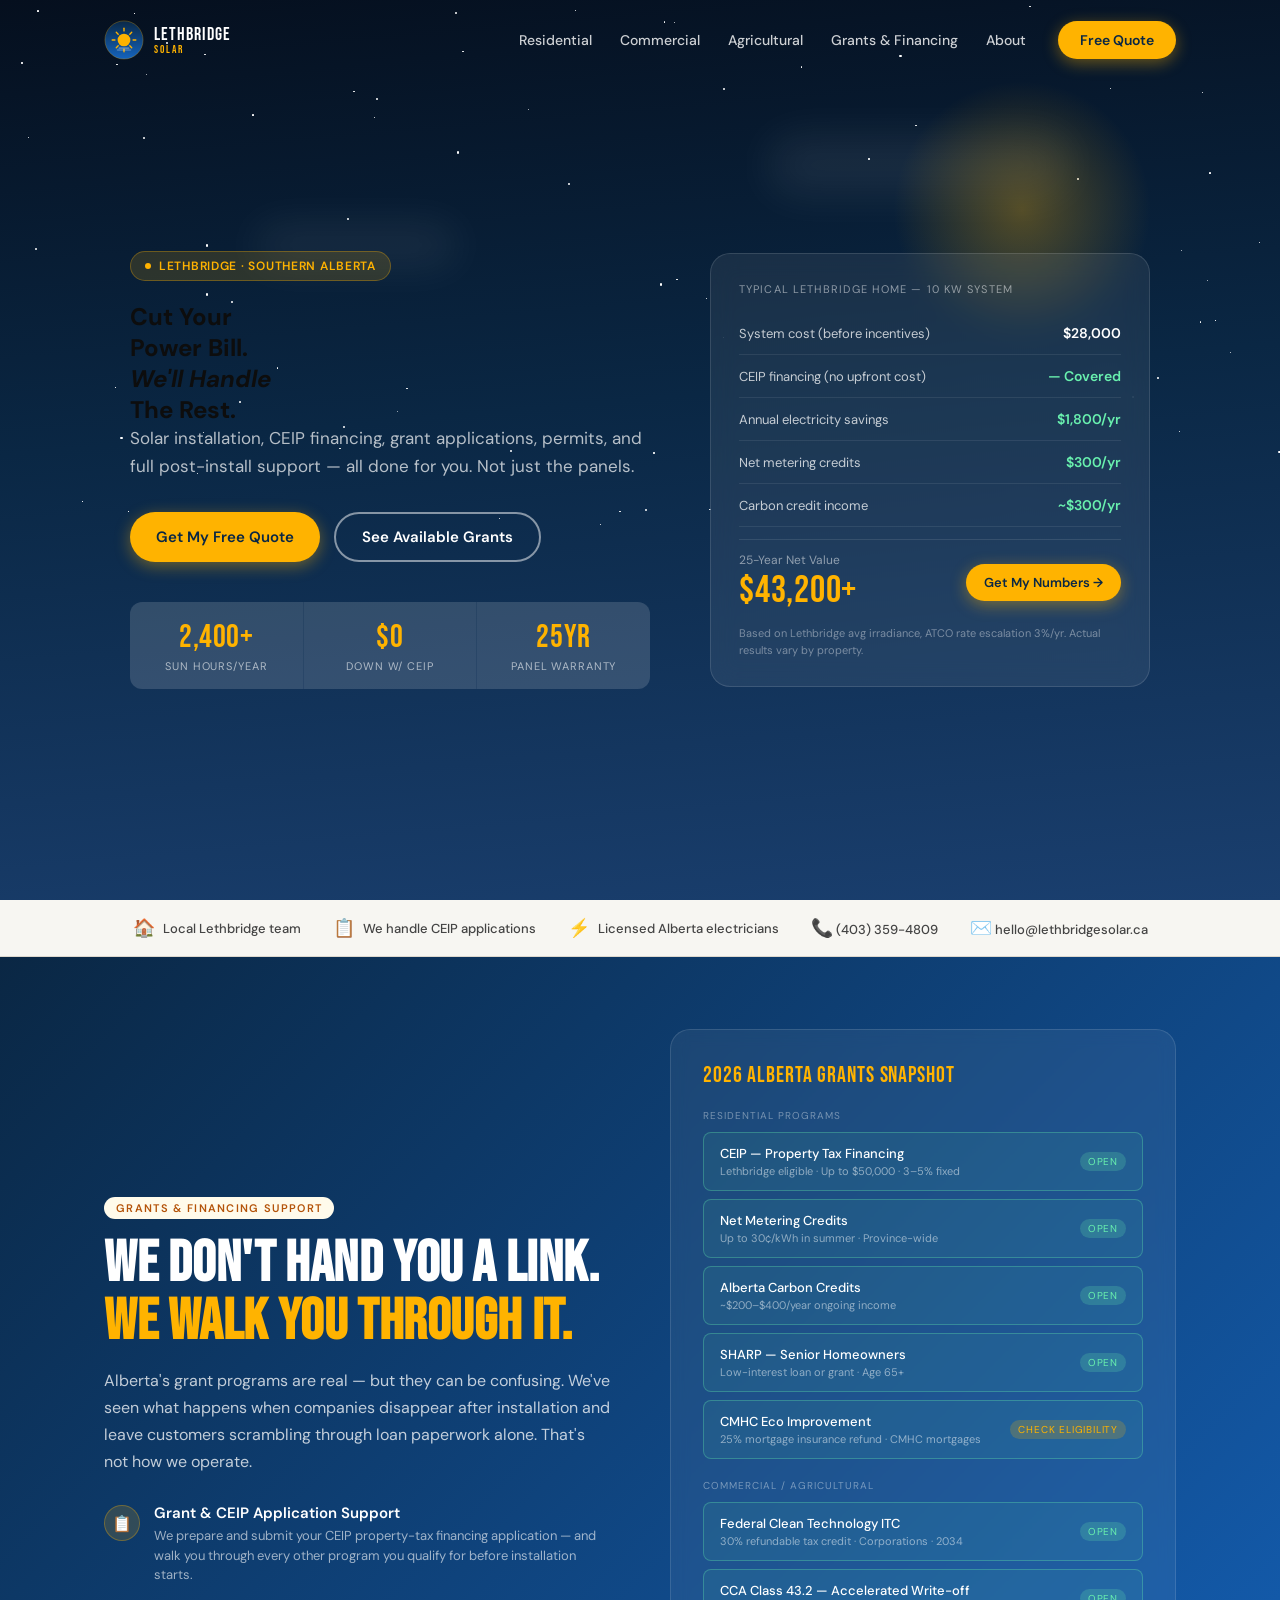
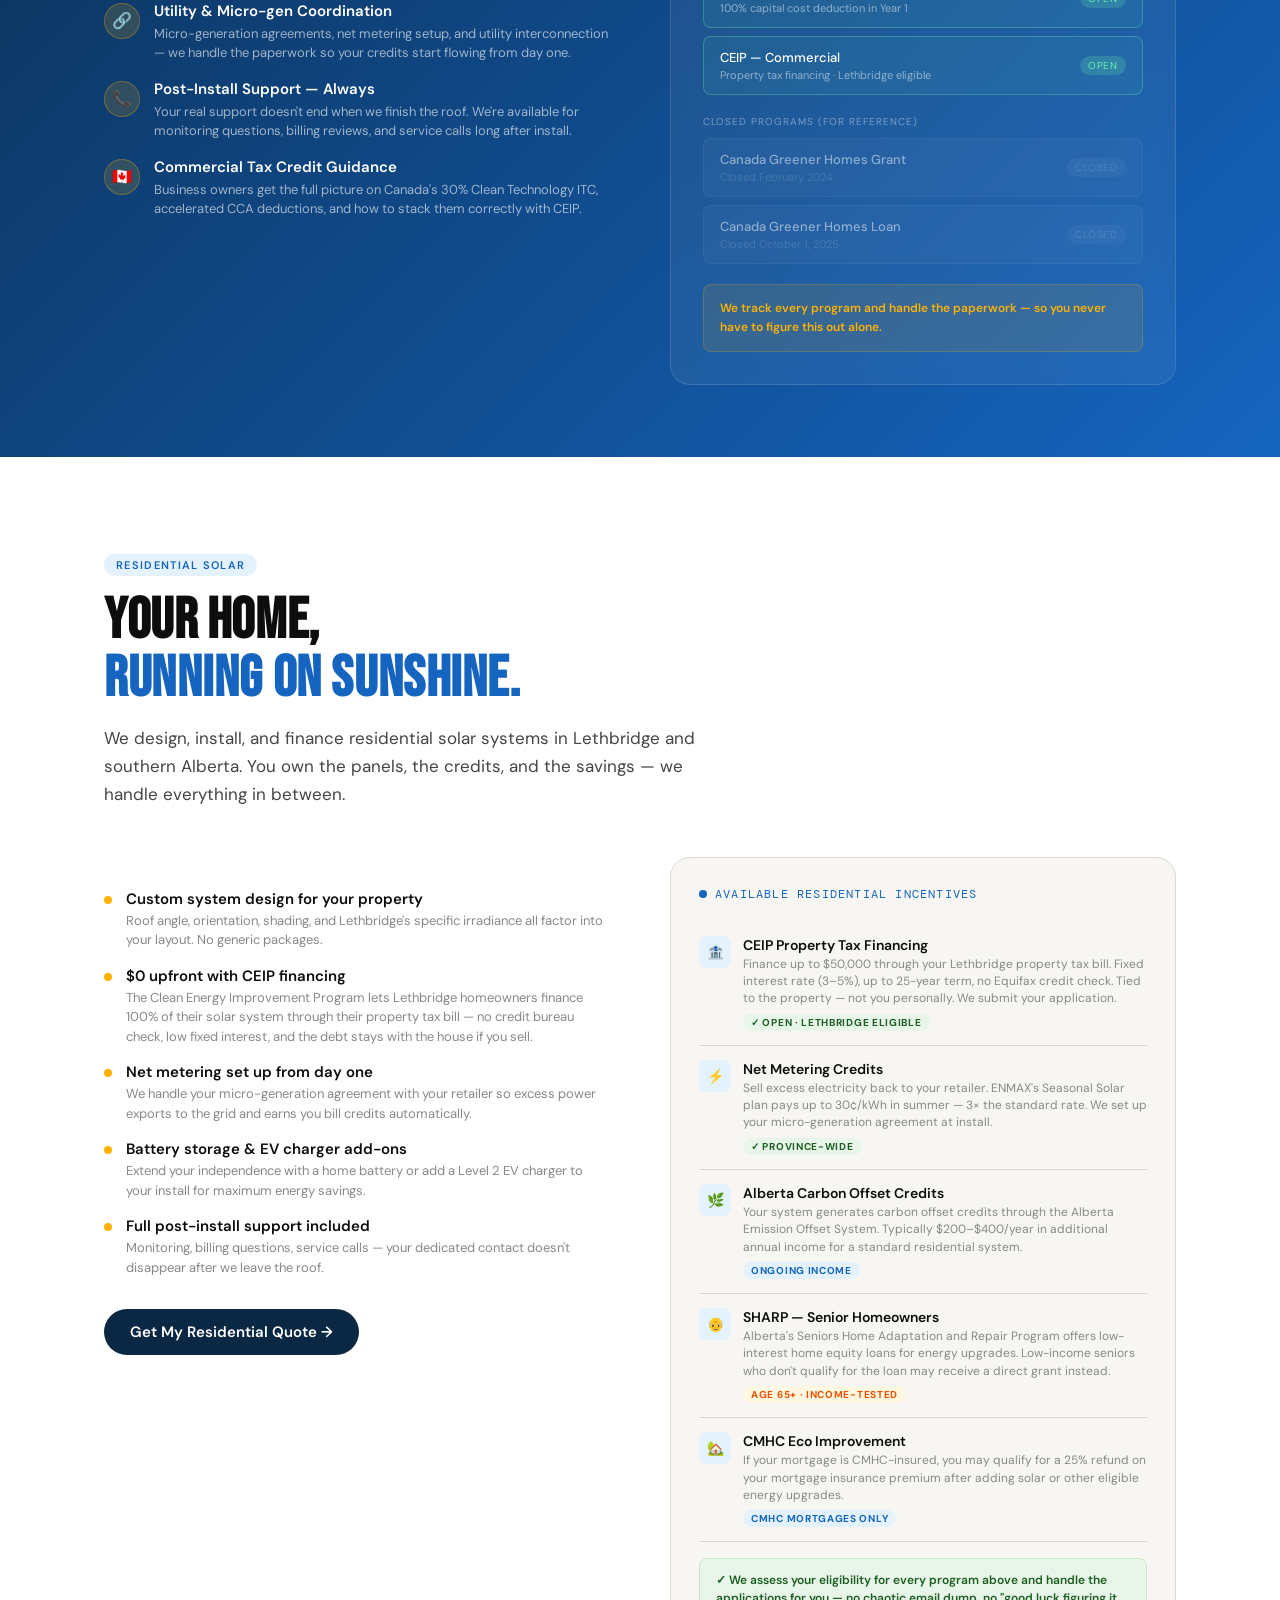
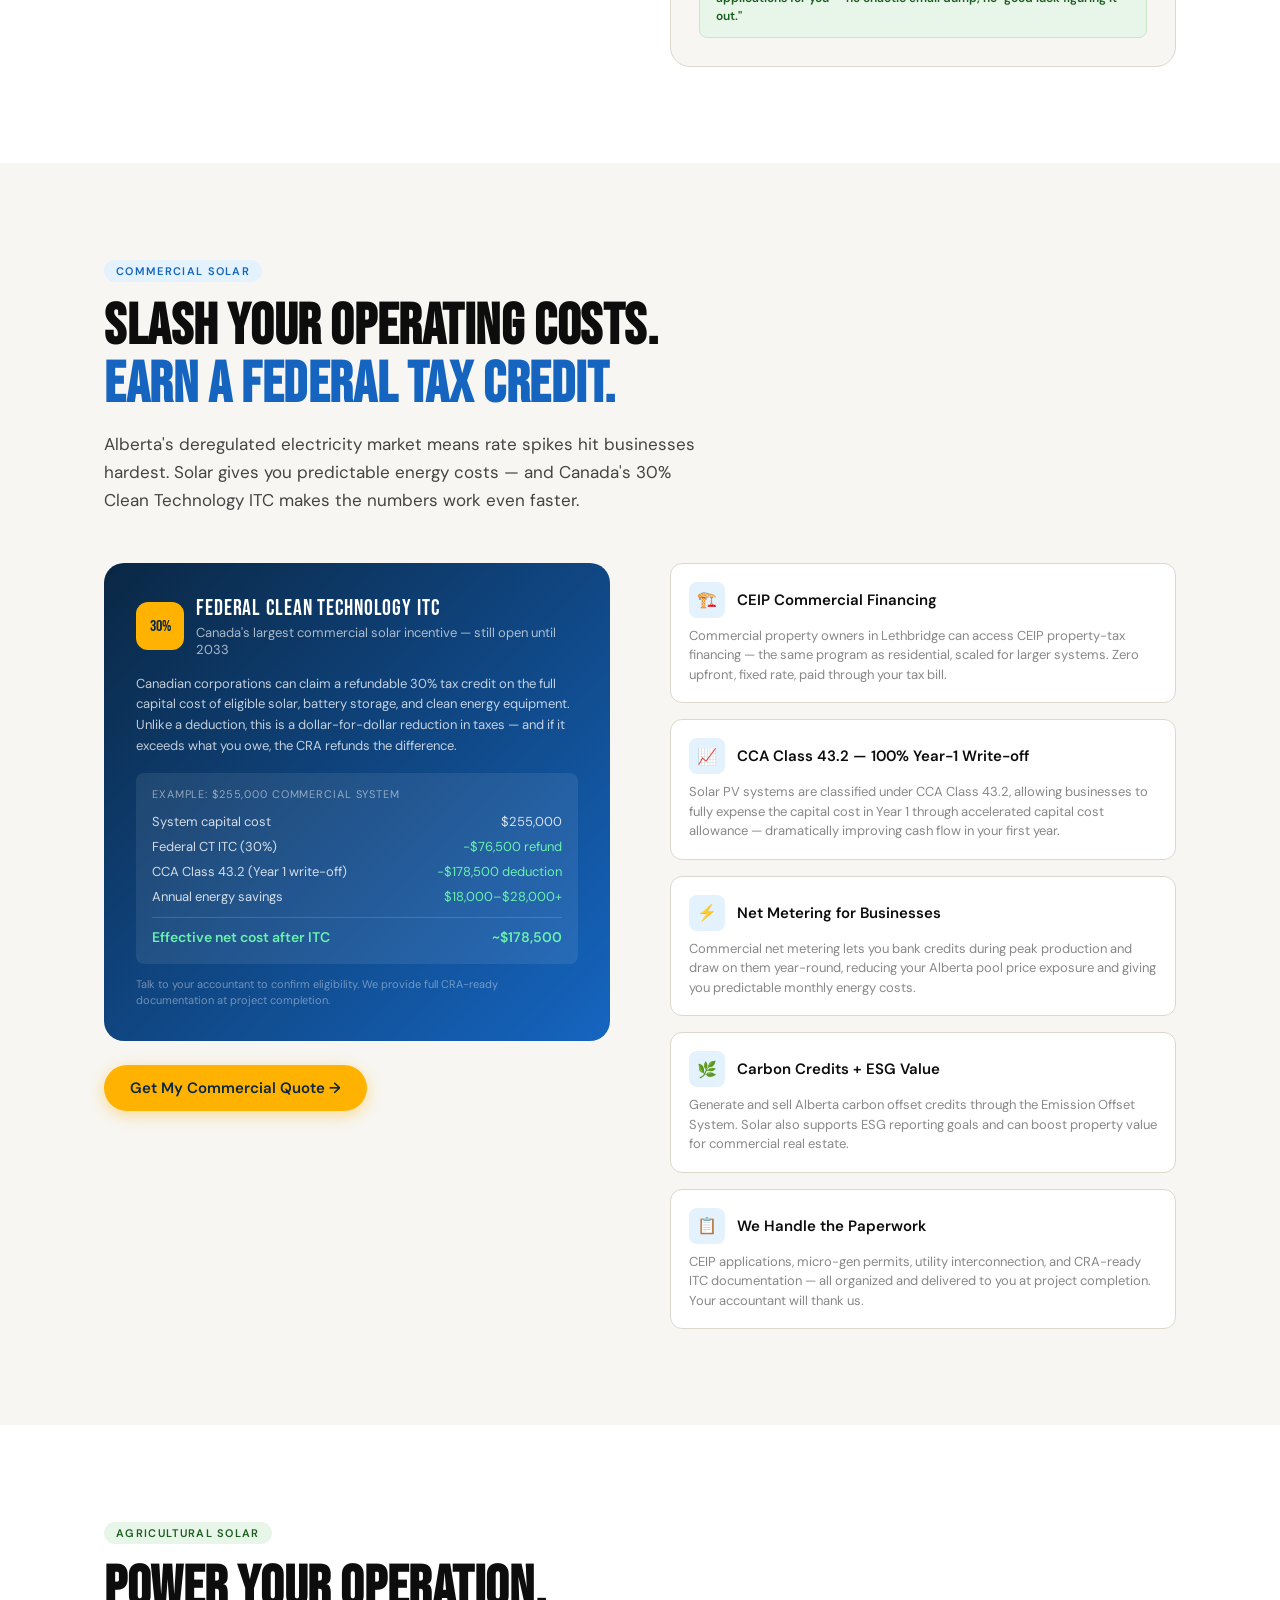
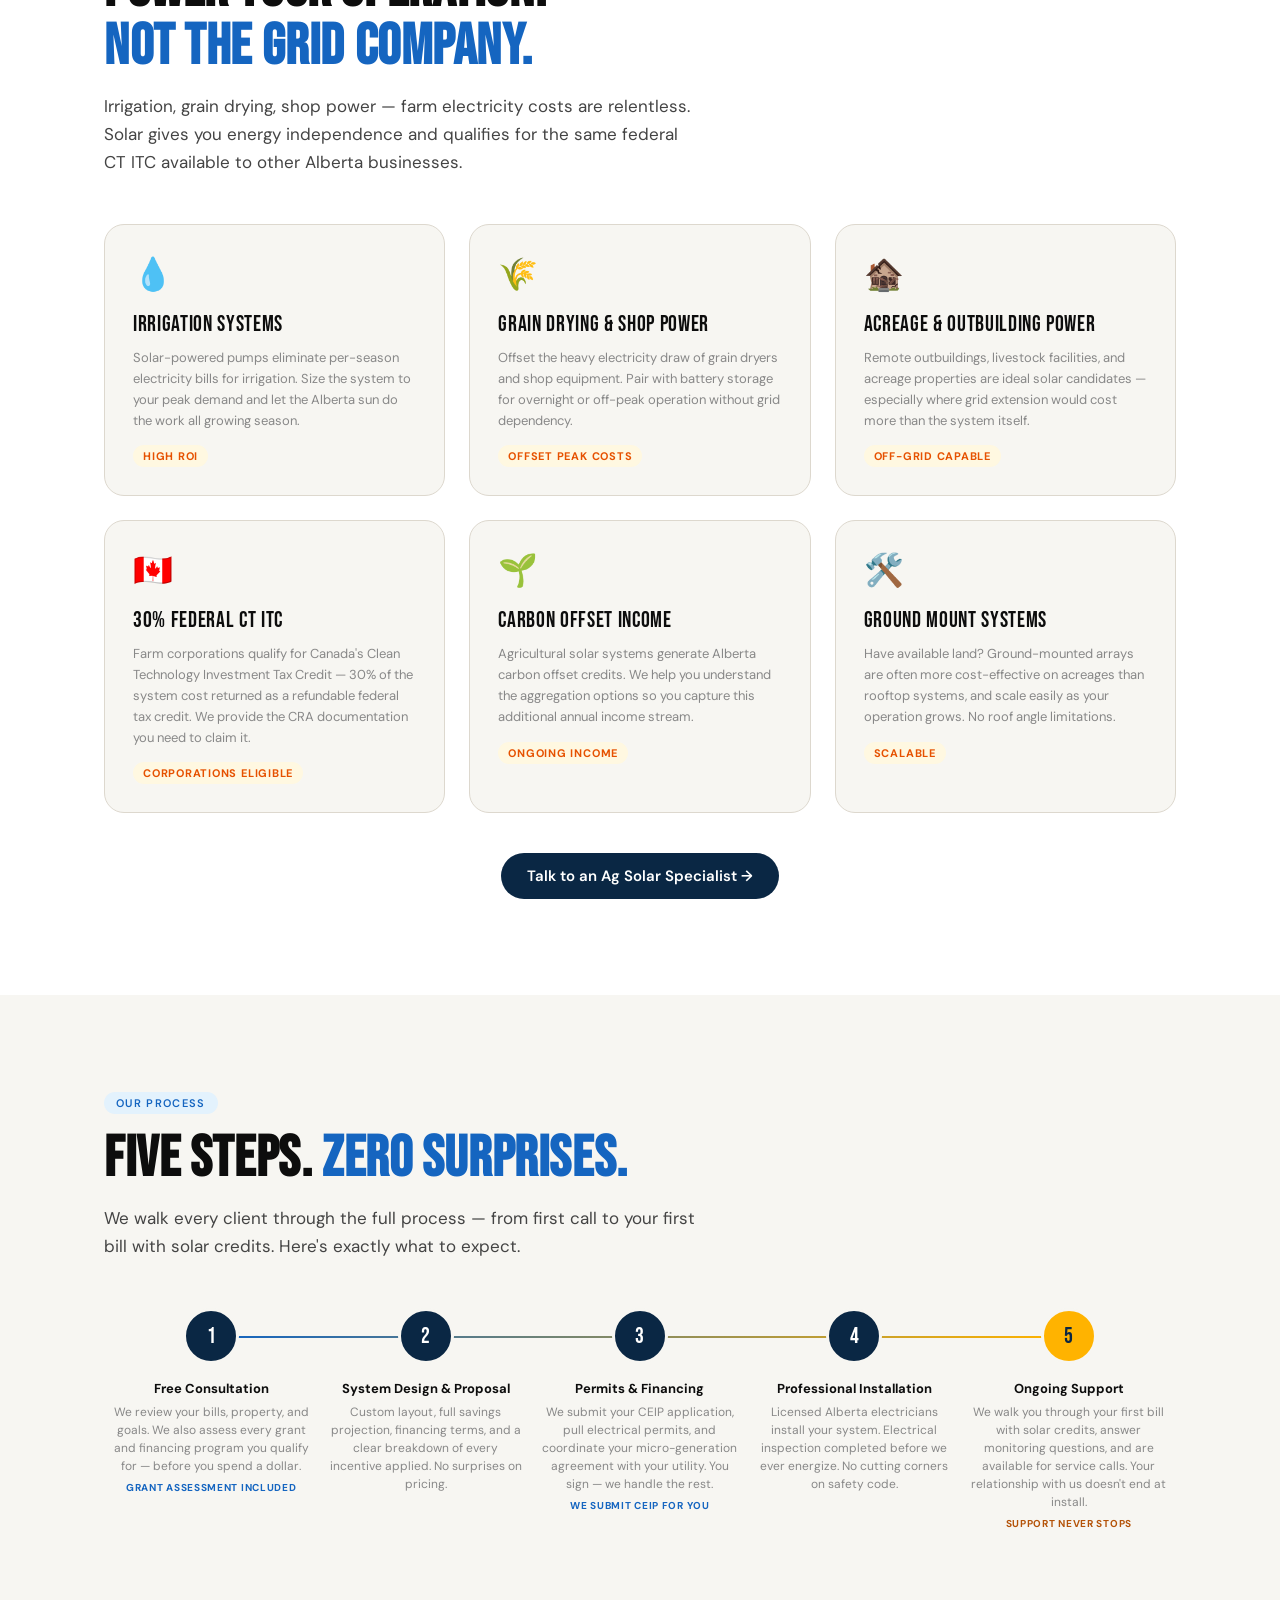
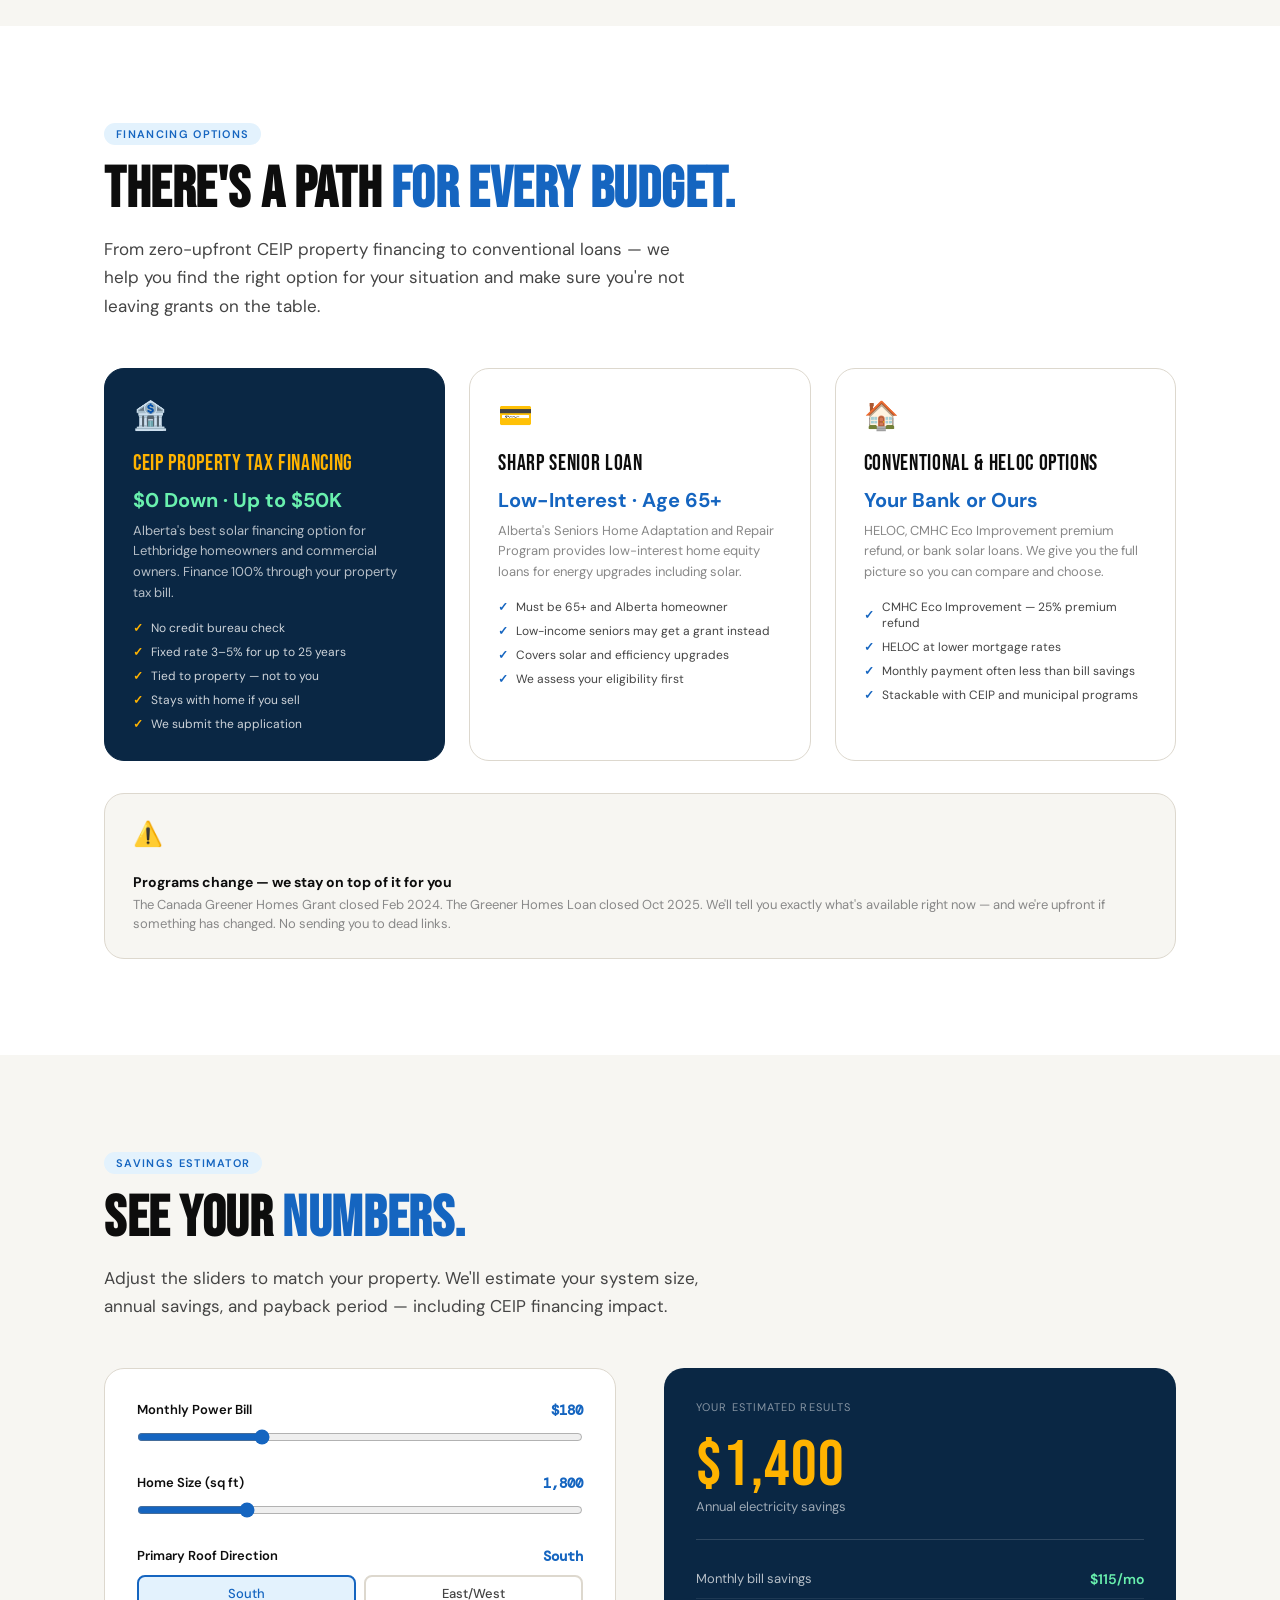
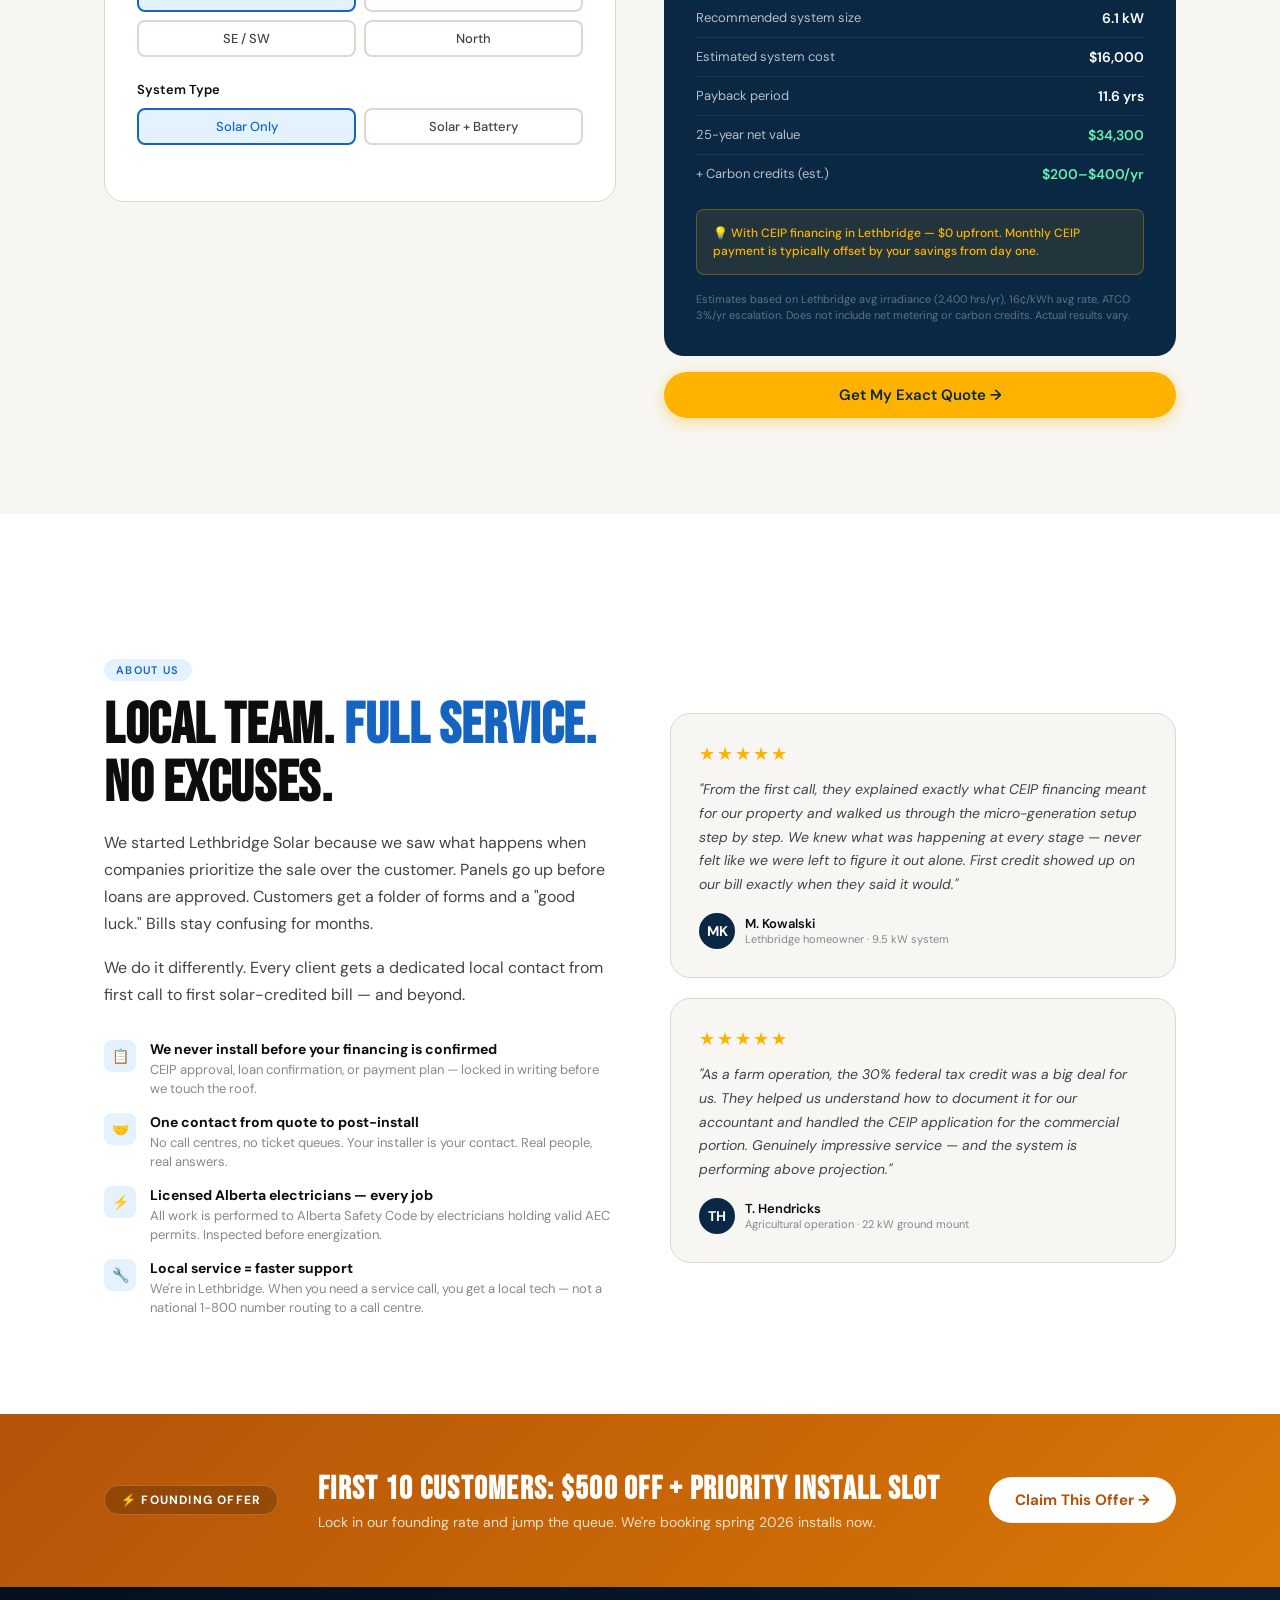
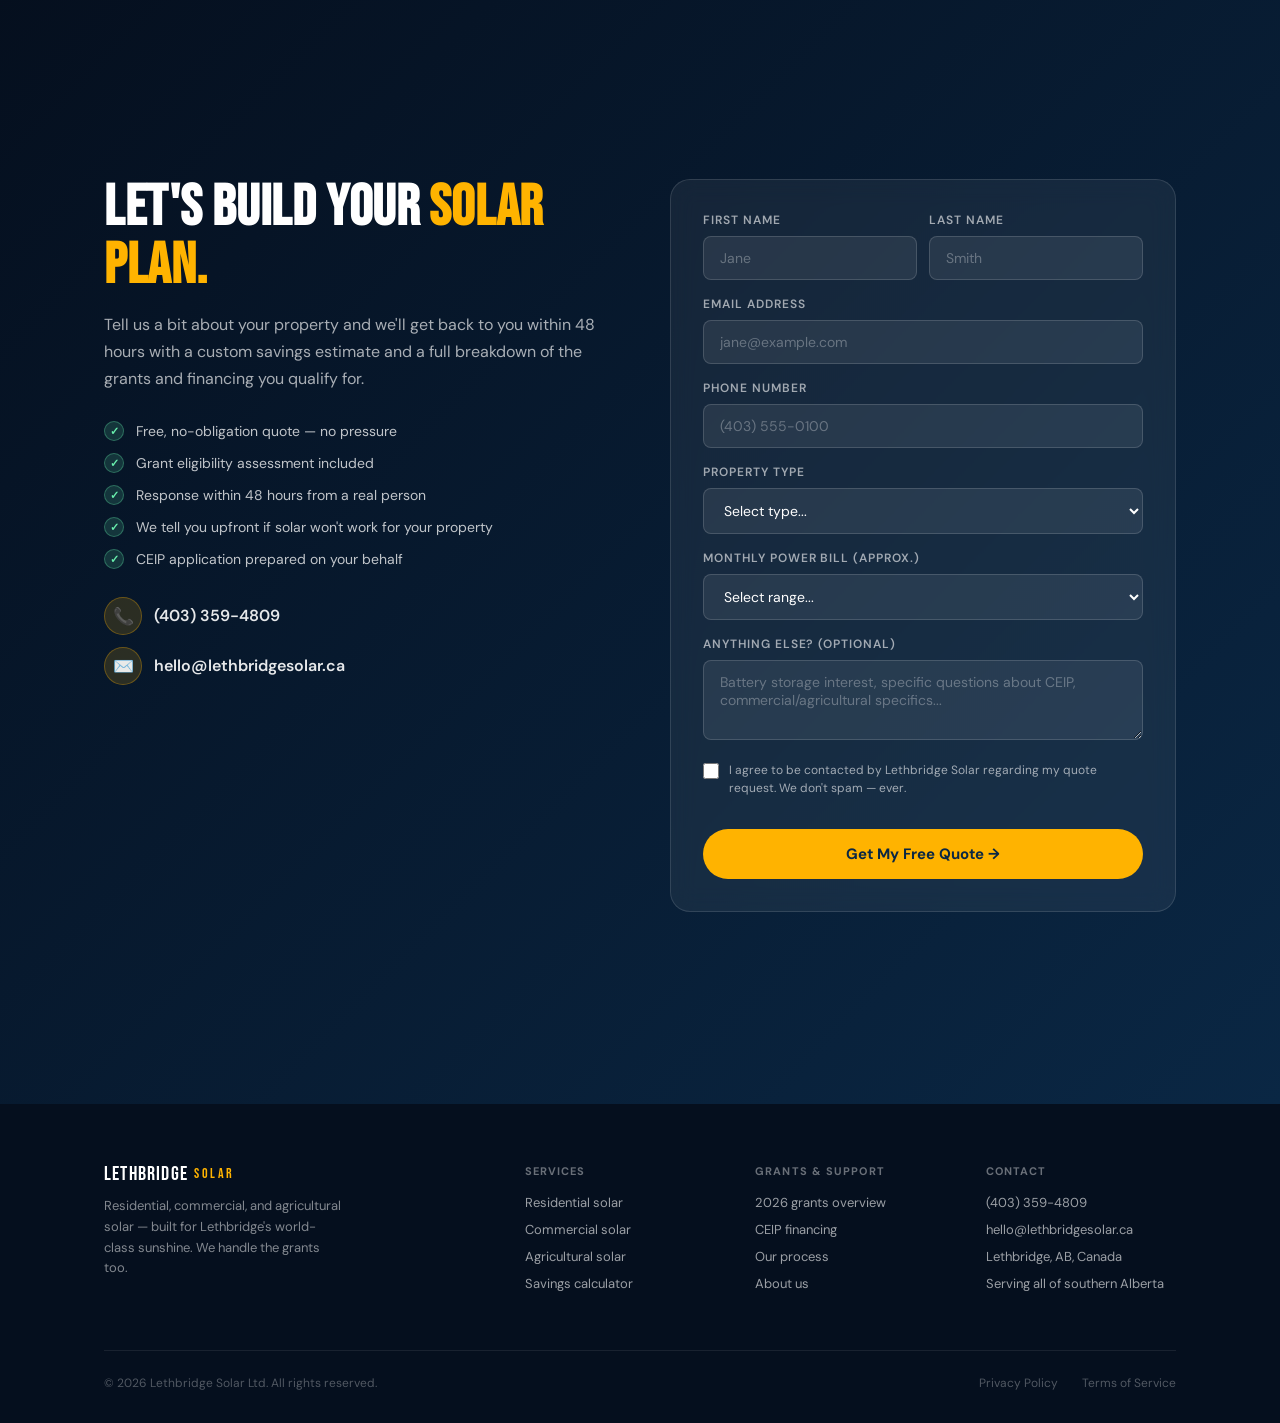
<file: index.html>
<!DOCTYPE html>
<html lang="en">
<head>
<meta charset="UTF-8">
<meta name="viewport" content="width=device-width, initial-scale=1.0">
<title>Lethbridge Solar — Southern Alberta's Solar Specialists</title>
<meta name="description" content="Lethbridge Solar installs residential and commercial solar in Southern Alberta. We handle CEIP applications, permits, and grant paperwork — soup to nuts. Free quote.">
<meta name="keywords" content="solar panels Lethbridge, solar installation Alberta, CEIP grant Alberta, residential solar Lethbridge, commercial solar Alberta, agricultural solar, net metering Alberta, solar grants Alberta 2026">
<meta name="robots" content="index, follow">
<meta name="geo.region" content="CA-AB">
<meta name="geo.placename" content="Lethbridge, Alberta">
<meta property="og:title" content="Lethbridge Solar — We Handle Your Grants Too">
<meta property="og:description" content="Solar for Lethbridge homes, businesses, and farms. We manage CEIP financing, permits, and all the paperwork — not just the panels.">
<meta property="og:type" content="website">
<meta property="og:url" content="https://lethbridgesolar.ca">
<meta property="og:locale" content="en_CA">
<link rel="preconnect" href="https://fonts.googleapis.com">
<link rel="preconnect" href="https://fonts.gstatic.com" crossorigin>
<link href="https://fonts.googleapis.com/css2?family=Bebas+Neue&family=DM+Sans:wght@300;400;500;600&family=DM+Mono:wght@400;500&display=swap" rel="stylesheet">

<!-- Google Analytics 4 -->
<script async src="https://www.googletagmanager.com/gtag/js?id=GA_MEASUREMENT_ID"></script>
<script>
  window.dataLayer=window.dataLayer||[];
  function gtag(){dataLayer.push(arguments);}
  gtag('js',new Date());
  gtag('config','GA_MEASUREMENT_ID');
  function track(n,p){gtag('event',n,p||{});}
</script>

<style>
/* ── TOKENS ─────────────────────────────────────── */
:root{
  --sky:#0A2744;
  --sky2:#1565C0;
  --sun:#FFB300;
  --sun2:#FF8F00;
  --grass:#1B5E20;
  --off-white:#F7F6F2;
  --border:#DDD8CE;
  --dark:#0D0D0D;
  --mid:#444;
  --soft:#888;
  --green-bg:#E8F5E9;
  --green:#1B5E20;
  --amber-bg:#FFF8E1;
  --amber:#E65100;
  --blue-bg:#E3F2FD;
  --r:12px;
  --r-sm:8px;
  --r-lg:20px;
  --shadow:0 2px 16px rgba(0,0,0,.08);
  --shadow-lg:0 8px 40px rgba(0,0,0,.14);
}
*,*::before,*::after{box-sizing:border-box;margin:0;padding:0;}
html{scroll-behavior:smooth;}
body{font-family:'DM Sans',sans-serif;background:#fff;color:var(--dark);overflow-x:hidden;}

/* ── UTILS ─────────────────────────────────────── */
.container{max-width:1120px;margin:0 auto;padding:0 24px;}
.sr-only{position:absolute;width:1px;height:1px;overflow:hidden;clip:rect(0,0,0,0);}

/* ── BUTTONS ────────────────────────────────────── */
.btn{display:inline-flex;align-items:center;gap:8px;padding:13px 26px;border-radius:50px;font-family:'DM Sans',sans-serif;font-weight:600;font-size:15px;cursor:pointer;border:none;text-decoration:none;transition:all .2s;}
.btn-sun{background:var(--sun);color:var(--sky);box-shadow:0 4px 16px rgba(255,179,0,.4);}
.btn-sun:hover{background:var(--sun2);transform:translateY(-1px);box-shadow:0 6px 24px rgba(255,179,0,.5);}
.btn-outline{background:transparent;color:#fff;border:2px solid rgba(255,255,255,.5);}
.btn-outline:hover{background:rgba(255,255,255,.1);border-color:#fff;}
.btn-dark{background:var(--sky);color:#fff;}
.btn-dark:hover{background:#0d3a70;transform:translateY(-1px);}

/* ── NAV ────────────────────────────────────────── */
#nav{position:fixed;top:0;left:0;right:0;z-index:100;transition:all .3s;padding:20px 0;}
#nav.scrolled{background:rgba(10,39,68,.97);backdrop-filter:blur(12px);padding:12px 0;box-shadow:0 2px 24px rgba(0,0,0,.3);}
.nav-inner{display:flex;align-items:center;gap:32px;}
.nav-logo{display:flex;align-items:center;gap:10px;text-decoration:none;margin-right:auto;}
.nav-logo svg{width:40px;height:40px;flex-shrink:0;}
.nav-wordmark{display:flex;flex-direction:column;line-height:1;font-family:'Bebas Neue',sans-serif;}
.nav-wordmark span:first-child{font-size:18px;color:#fff;letter-spacing:.06em;}
.nav-wordmark span:last-child{font-size:11px;color:var(--sun);letter-spacing:.18em;}
.nav-links{display:flex;gap:28px;}
.nav-links a{color:rgba(255,255,255,.8);text-decoration:none;font-size:14px;font-weight:500;transition:color .2s;}
.nav-links a:hover{color:#fff;}
.nav-cta{padding:10px 22px;font-size:14px;}
.hamburger{display:none;background:none;border:none;cursor:pointer;padding:4px;}
.hamburger span{display:block;width:22px;height:2px;background:#fff;margin:5px 0;transition:all .3s;}

/* ── HERO ────────────────────────────────────────── */
#hero{min-height:100vh;background:linear-gradient(175deg,#050F1E 0%,#0A2744 45%,#1A3F6F 100%);display:flex;flex-direction:column;justify-content:center;position:relative;overflow:hidden;padding:120px 0 80px;}
.hero-sky{position:absolute;inset:0;pointer-events:none;}
.star{position:absolute;background:#fff;border-radius:50%;animation:twinkle 3s infinite alternate;}
@keyframes twinkle{0%{opacity:.3;}100%{opacity:.9;}}
.cloud{position:absolute;background:rgba(255,255,255,.07);border-radius:50px;filter:blur(20px);}
.sun-glow{position:absolute;top:80px;right:10%;width:260px;height:260px;background:radial-gradient(circle,rgba(255,179,0,.3) 0%,transparent 70%);border-radius:50%;}
.hero-inner{position:relative;z-index:2;display:grid;grid-template-columns:1fr 440px;gap:60px;align-items:center;}
.hero-badge{display:inline-flex;align-items:center;gap:8px;background:rgba(255,179,0,.15);border:1px solid rgba(255,179,0,.3);border-radius:50px;padding:6px 14px;font-size:12px;color:var(--sun);font-weight:600;letter-spacing:.06em;margin-bottom:20px;text-transform:uppercase;}
.hero-badge .dot{width:6px;height:6px;background:var(--sun);border-radius:50%;animation:pulse 1.5s infinite;}
@keyframes pulse{0%,100%{opacity:1;transform:scale(1);}50%{opacity:.5;transform:scale(.7);}}
.hero h1{font-family:'Bebas Neue',sans-serif;font-size:clamp(52px,7vw,88px);line-height:.95;color:#fff;letter-spacing:.01em;margin-bottom:20px;}
.hero h1 em{font-style:normal;color:var(--sun);}
.hero-sub{font-size:17px;color:rgba(255,255,255,.7);line-height:1.6;max-width:520px;margin-bottom:32px;}
.hero-ctas{display:flex;gap:14px;flex-wrap:wrap;}
.hero-stats{display:grid;grid-template-columns:repeat(3,1fr);gap:1px;background:rgba(255,255,255,.1);border-radius:var(--r);overflow:hidden;margin-top:40px;}
.stat-box{background:rgba(255,255,255,.05);padding:16px 20px;text-align:center;}
.stat-n{font-family:'Bebas Neue',sans-serif;font-size:32px;color:var(--sun);letter-spacing:.02em;}
.stat-l{font-size:11px;color:rgba(255,255,255,.6);text-transform:uppercase;letter-spacing:.08em;margin-top:2px;}

/* ── HERO CARD ──────────────────────────────────── */
.hero-card{background:rgba(255,255,255,.07);border:1px solid rgba(255,255,255,.12);border-radius:var(--r-lg);padding:28px;backdrop-filter:blur(12px);}
.hc-label{font-size:11px;text-transform:uppercase;letter-spacing:.1em;color:rgba(255,255,255,.5);margin-bottom:16px;}
.hc-row{display:flex;justify-content:space-between;align-items:center;padding:12px 0;border-bottom:1px solid rgba(255,255,255,.08);}
.hc-row:last-of-type{border-bottom:none;}
.hc-name{font-size:13px;color:rgba(255,255,255,.75);}
.hc-val{font-size:14px;font-weight:600;color:#fff;}
.hc-val.green{color:#69F0AE;}
.hc-val.amber{color:var(--sun);}
.hc-divider{height:1px;background:rgba(255,255,255,.1);margin:12px 0;}
.hc-total-row{display:flex;justify-content:space-between;align-items:center;margin-top:4px;}
.hc-total-label{font-size:12px;color:rgba(255,255,255,.5);}
.hc-total{font-family:'Bebas Neue',sans-serif;font-size:38px;color:var(--sun);letter-spacing:.02em;}
.hc-note{font-size:11px;color:rgba(255,255,255,.4);margin-top:12px;line-height:1.5;}

/* ── TRUST BAR ──────────────────────────────────── */
#trust{background:var(--off-white);border-bottom:1px solid var(--border);padding:16px 0;}
.trust-inner{display:flex;align-items:center;gap:32px;flex-wrap:wrap;justify-content:center;}
.trust-item{display:flex;align-items:center;gap:8px;font-size:13px;font-weight:500;color:var(--mid);}
.trust-icon{font-size:18px;}

/* ── SECTIONS ───────────────────────────────────── */
section{padding:96px 0;}
.section-tag{display:inline-block;font-size:11px;text-transform:uppercase;letter-spacing:.12em;font-weight:600;color:var(--sky2);background:var(--blue-bg);padding:4px 12px;border-radius:50px;margin-bottom:16px;}
.section-tag.amber{color:#B45309;background:#FFFBEB;}
.section-tag.green{color:var(--green);background:var(--green-bg);}
h2{font-family:'Bebas Neue',sans-serif;font-size:clamp(38px,5vw,58px);line-height:1.0;color:var(--dark);margin-bottom:16px;letter-spacing:.01em;}
h2 em{font-style:normal;color:var(--sky2);}
.section-intro{font-size:17px;color:var(--mid);line-height:1.65;max-width:600px;}

/* ── GRANTS PROMISE BANNER ──────────────────────── */
#grants-promise{background:linear-gradient(135deg,#0A2744 0%,#1565C0 100%);padding:72px 0;}
.gp-inner{display:grid;grid-template-columns:1fr 1fr;gap:60px;align-items:center;}
.gp-left h2{color:#fff;}
.gp-left h2 em{color:var(--sun);}
.gp-left p{font-size:16px;color:rgba(255,255,255,.75);line-height:1.7;margin-top:16px;}
.promise-list{margin-top:28px;display:flex;flex-direction:column;gap:16px;}
.promise-item{display:flex;gap:14px;align-items:flex-start;}
.promise-icon{width:36px;height:36px;background:rgba(255,179,0,.15);border:1px solid rgba(255,179,0,.3);border-radius:50%;display:flex;align-items:center;justify-content:center;font-size:16px;flex-shrink:0;margin-top:2px;}
.promise-body{}
.promise-title{font-size:15px;font-weight:600;color:#fff;}
.promise-desc{font-size:13px;color:rgba(255,255,255,.6);margin-top:3px;line-height:1.5;}
.gp-card{background:rgba(255,255,255,.06);border:1px solid rgba(255,255,255,.12);border-radius:var(--r-lg);padding:32px;backdrop-filter:blur(8px);}
.gp-card-title{font-family:'Bebas Neue',sans-serif;font-size:22px;color:var(--sun);letter-spacing:.04em;margin-bottom:20px;}
.grant-pill{display:flex;align-items:center;justify-content:space-between;padding:12px 16px;border-radius:var(--r-sm);margin-bottom:8px;background:rgba(255,255,255,.06);border:1px solid rgba(255,255,255,.1);}
.grant-pill.available{border-color:rgba(105,240,174,.3);background:rgba(105,240,174,.07);}
.grant-pill.closed{opacity:.5;}
.grant-name{font-size:13px;font-weight:500;color:#fff;}
.grant-amt{font-size:12px;font-weight:700;color:#69F0AE;}
.grant-pill.closed .grant-amt{color:rgba(255,255,255,.4);}
.grant-status{font-size:10px;text-transform:uppercase;letter-spacing:.08em;padding:3px 8px;border-radius:50px;}
.grant-status.open{background:rgba(105,240,174,.2);color:#69F0AE;}
.grant-status.closed{background:rgba(255,255,255,.08);color:rgba(255,255,255,.3);}
.grant-status.applies{background:rgba(255,179,0,.2);color:var(--sun);}

/* ── RESIDENTIAL ────────────────────────────────── */
#residential{background:#fff;}
.service-grid{display:grid;grid-template-columns:1fr 1fr;gap:60px;align-items:start;margin-top:48px;}
.service-content{}
.service-benefits{display:flex;flex-direction:column;gap:16px;margin-top:32px;}
.benefit{display:flex;gap:14px;align-items:flex-start;}
.benefit-dot{width:8px;height:8px;background:var(--sun);border-radius:50%;flex-shrink:0;margin-top:7px;}
.benefit-body{}
.benefit-title{font-size:15px;font-weight:600;color:var(--dark);}
.benefit-desc{font-size:13px;color:var(--soft);margin-top:2px;line-height:1.5;}
.grants-box{background:var(--off-white);border:1px solid var(--border);border-radius:var(--r-lg);padding:28px;}
.grants-box-title{font-family:'DM Mono',monospace;font-size:12px;text-transform:uppercase;letter-spacing:.1em;color:var(--sky2);margin-bottom:20px;display:flex;align-items:center;gap:8px;}
.grants-box-title::before{content:'';display:block;width:8px;height:8px;background:var(--sky2);border-radius:50%;}
.grant-row{display:flex;align-items:flex-start;gap:12px;padding:14px 0;border-bottom:1px solid var(--border);}
.grant-row:last-child{border-bottom:none;}
.grant-row-icon{width:32px;height:32px;background:var(--blue-bg);border-radius:8px;display:flex;align-items:center;justify-content:center;font-size:14px;flex-shrink:0;}
.grant-row-body{}
.grant-row-name{font-size:14px;font-weight:600;color:var(--dark);}
.grant-row-desc{font-size:12px;color:var(--soft);margin-top:2px;line-height:1.45;}
.grant-row-tag{display:inline-block;margin-top:6px;font-size:10px;font-weight:700;text-transform:uppercase;letter-spacing:.07em;padding:2px 8px;border-radius:50px;}
.tag-green{background:var(--green-bg);color:var(--green);}
.tag-amber{background:var(--amber-bg);color:var(--amber);}
.tag-blue{background:var(--blue-bg);color:var(--sky2);}
.tag-grey{background:#F0F0F0;color:#888;}
.grants-footer{margin-top:16px;padding:12px 16px;background:#E8F5E9;border-radius:var(--r-sm);border:1px solid #C8E6C9;}
.grants-footer-text{font-size:12px;color:var(--green);font-weight:600;line-height:1.5;}

/* ── COMMERCIAL ─────────────────────────────────── */
#commercial{background:var(--off-white);}
.commercial-grid{display:grid;grid-template-columns:1fr 1fr;gap:60px;align-items:start;margin-top:48px;}
.itc-highlight{background:linear-gradient(135deg,#0A2744,#1565C0);border-radius:var(--r-lg);padding:32px;color:#fff;margin-bottom:24px;}
.itc-highlight-top{display:flex;align-items:center;gap:12px;margin-bottom:16px;}
.itc-badge{width:48px;height:48px;background:var(--sun);border-radius:12px;display:flex;align-items:center;justify-content:center;font-family:'Bebas Neue',sans-serif;font-size:16px;color:var(--sky);flex-shrink:0;}
.itc-title{font-family:'Bebas Neue',sans-serif;font-size:22px;letter-spacing:.04em;}
.itc-sub{font-size:13px;color:rgba(255,255,255,.65);margin-top:2px;}
.itc-desc{font-size:13px;color:rgba(255,255,255,.75);line-height:1.6;margin-bottom:16px;}
.itc-calc{background:rgba(255,255,255,.08);border-radius:var(--r-sm);padding:14px 16px;}
.itc-calc-label{font-size:11px;text-transform:uppercase;letter-spacing:.08em;color:rgba(255,255,255,.5);margin-bottom:8px;}
.itc-calc-row{display:flex;justify-content:space-between;font-size:13px;color:rgba(255,255,255,.8);padding:4px 0;}
.itc-calc-row.total{border-top:1px solid rgba(255,255,255,.15);margin-top:8px;padding-top:10px;font-weight:600;font-size:14px;color:#69F0AE;}
.commercial-benefits{display:flex;flex-direction:column;gap:16px;}
.comm-benefit{padding:18px;background:#fff;border:1px solid var(--border);border-radius:var(--r);transition:all .2s;}
.comm-benefit:hover{border-color:var(--sky2);box-shadow:var(--shadow);}
.comm-benefit-top{display:flex;align-items:center;gap:12px;margin-bottom:8px;}
.comm-icon{width:36px;height:36px;background:var(--blue-bg);border-radius:8px;display:flex;align-items:center;justify-content:center;font-size:16px;}
.comm-title{font-size:15px;font-weight:600;color:var(--dark);}
.comm-desc{font-size:13px;color:var(--soft);line-height:1.5;}

/* ── AGRICULTURAL ───────────────────────────────── */
#agricultural{background:#fff;}
.ag-grid{display:grid;grid-template-columns:1fr 1fr 1fr;gap:24px;margin-top:48px;}
.ag-card{background:var(--off-white);border:1px solid var(--border);border-radius:var(--r-lg);padding:28px;transition:all .2s;}
.ag-card:hover{border-color:var(--sky2);transform:translateY(-4px);box-shadow:var(--shadow-lg);}
.ag-icon{font-size:32px;margin-bottom:16px;}
.ag-title{font-family:'Bebas Neue',sans-serif;font-size:22px;letter-spacing:.03em;color:var(--dark);margin-bottom:10px;}
.ag-desc{font-size:13px;color:var(--soft);line-height:1.6;}
.ag-tag{display:inline-block;margin-top:14px;font-size:11px;font-weight:700;text-transform:uppercase;letter-spacing:.07em;padding:4px 10px;border-radius:50px;background:var(--amber-bg);color:var(--amber);}

/* ── HOW IT WORKS ───────────────────────────────── */
#how-it-works{background:var(--off-white);}
.steps{display:grid;grid-template-columns:repeat(5,1fr);gap:0;margin-top:48px;position:relative;}
.steps::after{content:'';position:absolute;top:28px;left:calc(10% + 14px);right:calc(10% + 14px);height:2px;background:linear-gradient(90deg,var(--sky2),var(--sun));z-index:0;}
.step{text-align:center;position:relative;z-index:1;}
.step-num{width:56px;height:56px;border-radius:50%;background:var(--sky);color:#fff;font-family:'Bebas Neue',sans-serif;font-size:22px;display:flex;align-items:center;justify-content:center;margin:0 auto 16px;border:3px solid var(--off-white);}
.step:nth-child(5) .step-num{background:var(--sun);color:var(--sky);}
.step-title{font-size:13px;font-weight:700;color:var(--dark);margin-bottom:6px;}
.step-desc{font-size:12px;color:var(--soft);line-height:1.5;padding:0 8px;}
.step-highlight{font-size:10px;font-weight:700;text-transform:uppercase;letter-spacing:.07em;color:var(--sky2);margin-top:6px;}

/* ── FINANCING ──────────────────────────────────── */
#financing{background:#fff;}
.fin-grid{display:grid;grid-template-columns:repeat(3,1fr);gap:24px;margin-top:48px;}
.fin-card{border:1px solid var(--border);border-radius:var(--r-lg);padding:28px;transition:all .2s;}
.fin-card:hover{border-color:var(--sky2);box-shadow:var(--shadow);}
.fin-card.featured{background:var(--sky);color:#fff;border-color:var(--sky);}
.fin-icon{font-size:28px;margin-bottom:16px;}
.fin-title{font-family:'Bebas Neue',sans-serif;font-size:22px;letter-spacing:.03em;margin-bottom:10px;}
.fin-card.featured .fin-title{color:var(--sun);}
.fin-amount{font-size:20px;font-weight:700;color:var(--sky2);margin-bottom:8px;}
.fin-card.featured .fin-amount{color:#69F0AE;}
.fin-desc{font-size:13px;color:var(--soft);line-height:1.6;}
.fin-card.featured .fin-desc{color:rgba(255,255,255,.7);}
.fin-features{margin-top:16px;display:flex;flex-direction:column;gap:8px;}
.fin-feat{display:flex;align-items:center;gap:8px;font-size:12px;color:var(--mid);}
.fin-card.featured .fin-feat{color:rgba(255,255,255,.8);}
.fin-feat::before{content:'✓';font-weight:700;color:var(--sky2);}
.fin-card.featured .fin-feat::before{color:var(--sun);}

/* ── CALCULATOR ─────────────────────────────────── */
#calculator{background:var(--off-white);}
.calc-wrap{display:grid;grid-template-columns:1fr 1fr;gap:48px;align-items:start;margin-top:48px;}
.calc-controls{background:#fff;border:1px solid var(--border);border-radius:var(--r-lg);padding:32px;}
.calc-group{margin-bottom:24px;}
.calc-label{display:flex;justify-content:space-between;align-items:center;font-size:13px;font-weight:600;color:var(--dark);margin-bottom:10px;}
.calc-val{font-family:'DM Mono',monospace;font-size:14px;color:var(--sky2);}
input[type="range"]{width:100%;accent-color:var(--sky2);cursor:pointer;}
.calc-opts{display:grid;grid-template-columns:1fr 1fr;gap:8px;}
.calc-opt{padding:8px 12px;border:2px solid var(--border);border-radius:var(--r-sm);font-size:13px;font-weight:500;cursor:pointer;text-align:center;transition:all .2s;color:var(--mid);}
.calc-opt.active{border-color:var(--sky2);background:var(--blue-bg);color:var(--sky2);}
.calc-results{position:sticky;top:90px;}
.results-card{background:var(--sky);color:#fff;border-radius:var(--r-lg);padding:32px;}
.rc-label{font-size:11px;text-transform:uppercase;letter-spacing:.1em;color:rgba(255,255,255,.5);margin-bottom:20px;}
.rc-big{font-family:'Bebas Neue',sans-serif;font-size:64px;color:var(--sun);letter-spacing:.02em;line-height:1;}
.rc-big-label{font-size:13px;color:rgba(255,255,255,.6);margin-bottom:24px;}
.rc-rows{border-top:1px solid rgba(255,255,255,.15);padding-top:20px;}
.rc-row{display:flex;justify-content:space-between;align-items:center;padding:10px 0;border-bottom:1px solid rgba(255,255,255,.08);}
.rc-row:last-child{border-bottom:none;}
.rc-row-label{font-size:13px;color:rgba(255,255,255,.7);}
.rc-row-val{font-size:14px;font-weight:600;color:#fff;}
.rc-row-val.green{color:#69F0AE;}
.rc-note{font-size:11px;color:rgba(255,255,255,.35);margin-top:16px;line-height:1.5;}
.ceip-callout{background:rgba(255,179,0,.1);border:1px solid rgba(255,179,0,.3);border-radius:var(--r-sm);padding:14px 16px;margin-top:16px;}
.ceip-callout-text{font-size:12px;color:var(--sun);font-weight:500;line-height:1.5;}

/* ── ABOUT ──────────────────────────────────────── */
#about{background:#fff;}
.about-grid{display:grid;grid-template-columns:1fr 1fr;gap:60px;align-items:center;margin-top:48px;}
.about-promises{margin-top:32px;display:flex;flex-direction:column;gap:14px;}
.ap-item{display:flex;gap:14px;align-items:flex-start;}
.ap-icon{width:32px;height:32px;background:var(--blue-bg);border-radius:8px;display:flex;align-items:center;justify-content:center;font-size:14px;flex-shrink:0;}
.ap-body{}
.ap-title{font-size:14px;font-weight:700;color:var(--dark);}
.ap-desc{font-size:13px;color:var(--soft);margin-top:2px;line-height:1.5;}
.review-card{background:var(--off-white);border:1px solid var(--border);border-radius:var(--r-lg);padding:28px;}
.review-stars{color:var(--sun);font-size:18px;margin-bottom:12px;letter-spacing:2px;}
.review-text{font-size:14px;color:var(--mid);line-height:1.7;font-style:italic;}
.review-author{margin-top:16px;display:flex;align-items:center;gap:10px;}
.review-avatar{width:36px;height:36px;background:var(--sky);color:#fff;border-radius:50%;display:flex;align-items:center;justify-content:center;font-size:14px;font-weight:700;}
.review-meta{}
.review-name{font-size:13px;font-weight:600;color:var(--dark);}
.review-loc{font-size:11px;color:var(--soft);}

/* ── QUOTE ──────────────────────────────────────── */
#quote{background:linear-gradient(135deg,#050F1E,#0A2744);}
.quote-inner{display:grid;grid-template-columns:1fr 1fr;gap:60px;align-items:start;padding:96px 0;}
.quote-left h2{color:#fff;}
.quote-left h2 em{color:var(--sun);}
.quote-left p{font-size:16px;color:rgba(255,255,255,.65);line-height:1.7;margin-top:16px;}
.quote-reassurances{margin-top:28px;display:flex;flex-direction:column;gap:12px;}
.qr-item{display:flex;gap:12px;align-items:center;font-size:14px;color:rgba(255,255,255,.75);}
.qr-item::before{content:'✓';width:20px;height:20px;background:rgba(105,240,174,.15);border:1px solid rgba(105,240,174,.3);border-radius:50%;display:flex;align-items:center;justify-content:center;font-size:11px;font-weight:700;color:#69F0AE;flex-shrink:0;}
.quote-form{background:rgba(255,255,255,.06);border:1px solid rgba(255,255,255,.12);border-radius:var(--r-lg);padding:32px;backdrop-filter:blur(12px);}
.form-group{margin-bottom:16px;}
.form-group label{display:block;font-size:12px;font-weight:600;color:rgba(255,255,255,.6);text-transform:uppercase;letter-spacing:.08em;margin-bottom:8px;}
.form-group input,.form-group select,.form-group textarea{width:100%;padding:12px 16px;background:rgba(255,255,255,.08);border:1px solid rgba(255,255,255,.15);border-radius:var(--r-sm);font-family:'DM Sans',sans-serif;font-size:14px;color:#fff;outline:none;transition:border-color .2s;}
.form-group input::placeholder,.form-group textarea::placeholder{color:rgba(255,255,255,.3);}
.form-group input:focus,.form-group select:focus,.form-group textarea:focus{border-color:var(--sun);}
.form-group select option{background:#0A2744;color:#fff;}
.form-row{display:grid;grid-template-columns:1fr 1fr;gap:12px;}
.form-submit{width:100%;padding:15px;background:var(--sun);color:var(--sky);font-family:'DM Sans',sans-serif;font-size:15px;font-weight:700;border:none;border-radius:50px;cursor:pointer;transition:all .2s;margin-top:8px;}
.form-submit:hover{background:var(--sun2);transform:translateY(-1px);}
.form-success{display:none;text-align:center;padding:40px 20px;}
.form-success h3{font-family:'Bebas Neue',sans-serif;font-size:32px;color:var(--sun);margin-bottom:12px;}
.form-success p{font-size:14px;color:rgba(255,255,255,.7);line-height:1.6;}
.checkbox-group{display:flex;align-items:flex-start;gap:10px;margin-top:4px;}
.checkbox-group input[type="checkbox"]{width:16px;height:16px;margin-top:2px;accent-color:var(--sun);flex-shrink:0;}
.checkbox-group label{font-size:12px;color:rgba(255,255,255,.6);line-height:1.5;text-transform:none;letter-spacing:0;font-weight:400;}

/* ── FOOTER ─────────────────────────────────────── */
footer{background:#050F1E;padding:60px 0 32px;}
.footer-grid{display:grid;grid-template-columns:2fr 1fr 1fr 1fr;gap:40px;margin-bottom:48px;}
.footer-brand{}
.footer-tagline{font-size:13px;color:rgba(255,255,255,.5);margin-top:12px;line-height:1.6;max-width:240px;}
.footer-col h5{font-size:11px;font-weight:700;text-transform:uppercase;letter-spacing:.1em;color:rgba(255,255,255,.4);margin-bottom:16px;}
.footer-col a{display:block;font-size:13px;color:rgba(255,255,255,.6);text-decoration:none;margin-bottom:10px;transition:color .2s;}
.footer-col a:hover{color:#fff;}
.footer-bottom{border-top:1px solid rgba(255,255,255,.08);padding-top:24px;display:flex;justify-content:space-between;align-items:center;flex-wrap:wrap;gap:12px;}
.footer-bottom p{font-size:12px;color:rgba(255,255,255,.3);}
.footer-legal{display:flex;gap:24px;}
.footer-legal a{font-size:12px;color:rgba(255,255,255,.3);text-decoration:none;}
.footer-legal a:hover{color:rgba(255,255,255,.6);}

/* ── FOUNDING OFFER ─────────────────────────────── */
#founding{background:linear-gradient(135deg,#B45309,#D97706);padding:56px 0;}
.founding-inner{display:flex;align-items:center;gap:40px;flex-wrap:wrap;}
.founding-badge{background:rgba(0,0,0,.2);border:1px solid rgba(255,255,255,.2);border-radius:50px;padding:6px 16px;font-size:12px;font-weight:700;text-transform:uppercase;letter-spacing:.1em;color:#fff;flex-shrink:0;}
.founding-text h3{font-family:'Bebas Neue',sans-serif;font-size:32px;color:#fff;letter-spacing:.04em;}
.founding-text p{font-size:14px;color:rgba(255,255,255,.8);margin-top:4px;}
.founding-cta{margin-left:auto;}

/* ── ANIMATIONS ─────────────────────────────────── */
.fade-up{opacity:0;transform:translateY(28px);transition:opacity .6s ease,transform .6s ease;}
.fade-up.visible{opacity:1;transform:translateY(0);}

/* ── MOBILE NAV ─────────────────────────────────── */
.mobile-menu{display:none;flex-direction:column;gap:4px;background:rgba(10,39,68,.98);padding:16px 24px;border-top:1px solid rgba(255,255,255,.1);}
.mobile-menu.open{display:flex;}
.mobile-menu a{color:rgba(255,255,255,.8);text-decoration:none;font-size:15px;font-weight:500;padding:10px 0;border-bottom:1px solid rgba(255,255,255,.06);}

/* ── RESPONSIVE ─────────────────────────────────── */
@media(max-width:900px){
  .hero-inner,.service-grid,.commercial-grid,.about-grid,.calc-wrap,.quote-inner,.gp-inner{grid-template-columns:1fr;}
  .hero-inner{text-align:center;}
  .hero-ctas{justify-content:center;}
  .hero-stats{margin-top:32px;}
  .steps{grid-template-columns:1fr 1fr;gap:24px;}
  .steps::after{display:none;}
  .fin-grid,.ag-grid{grid-template-columns:1fr 1fr;}
  .footer-grid{grid-template-columns:1fr 1fr;}
  .founding-inner{flex-direction:column;text-align:center;}
  .founding-cta{margin-left:0;}
  .nav-links,.nav-cta{display:none;}
  .hamburger{display:block;}
  .commercial-grid .itc-highlight{order:-1;}
}
@media(max-width:600px){
  .fin-grid,.ag-grid,.steps{grid-template-columns:1fr;}
  .footer-grid{grid-template-columns:1fr;}
  h2{font-size:36px;}
}
</style>
</head>
<body>

<!-- ── NAV ────────────────────────────────────────── -->
<header>
<nav id="nav">
  <div class="container">
    <div class="nav-inner">
      <a href="#hero" class="nav-logo" onclick="track('logo_click')">
        <svg viewBox="0 0 44 44" fill="none" xmlns="http://www.w3.org/2000/svg">
          <circle cx="22" cy="22" r="21" fill="url(#lg1)" stroke="rgba(255,179,0,.3)" stroke-width="1"/>
          <circle cx="22" cy="22" r="7" fill="#FFB300"/>
          <g stroke="#FFB300" stroke-width="1.5" stroke-linecap="round">
            <line x1="22" y1="9" x2="22" y2="12"/><line x1="22" y1="32" x2="22" y2="35"/>
            <line x1="9" y1="22" x2="12" y2="22"/><line x1="32" y1="22" x2="35" y2="22"/>
            <line x1="13.5" y1="13.5" x2="15.6" y2="15.6"/><line x1="28.4" y1="28.4" x2="30.5" y2="30.5"/>
            <line x1="30.5" y1="13.5" x2="28.4" y2="15.6"/><line x1="15.6" y1="28.4" x2="13.5" y2="30.5"/>
          </g>
          <rect x="16" y="30" width="12" height="2" rx="1" fill="rgba(255,255,255,.3)"/>
          <rect x="14" y="32" width="16" height="2" rx="1" fill="rgba(255,255,255,.2)"/>
          <defs>
            <linearGradient id="lg1" x1="22" y1="0" x2="22" y2="44" gradientUnits="userSpaceOnUse">
              <stop offset="0%" stop-color="#0A2744"/><stop offset="100%" stop-color="#1565C0"/>
            </linearGradient>
          </defs>
        </svg>
        <div class="nav-wordmark"><span>LETHBRIDGE</span><span>SOLAR</span></div>
      </a>
      <div class="nav-links">
        <a href="#residential" onclick="track('nav_click',{link:'residential'})">Residential</a>
        <a href="#commercial" onclick="track('nav_click',{link:'commercial'})">Commercial</a>
        <a href="#agricultural" onclick="track('nav_click',{link:'agricultural'})">Agricultural</a>
        <a href="#grants-promise" onclick="track('nav_click',{link:'grants'})">Grants &amp; Financing</a>
        <a href="#about" onclick="track('nav_click',{link:'about'})">About</a>
      </div>
      <a href="#quote" class="btn btn-sun nav-cta" onclick="track('cta_click',{location:'nav'})">Free Quote</a>
      <button class="hamburger" onclick="toggleMenu()" aria-label="Menu">
        <span></span><span></span><span></span>
      </button>
    </div>
  </div>
  <div class="mobile-menu" id="mobileMenu">
    <a href="#residential" onclick="toggleMenu();track('nav_click',{link:'residential_mobile'})">Residential</a>
    <a href="#commercial" onclick="toggleMenu();track('nav_click',{link:'commercial_mobile'})">Commercial</a>
    <a href="#agricultural" onclick="toggleMenu();track('nav_click',{link:'agricultural_mobile'})">Agricultural</a>
    <a href="#grants-promise" onclick="toggleMenu();track('nav_click',{link:'grants_mobile'})">Grants &amp; Financing</a>
    <a href="#about" onclick="toggleMenu();track('nav_click',{link:'about_mobile'})">About</a>
    <a href="#quote" onclick="toggleMenu();track('cta_click',{location:'mobile_menu'})" style="color:var(--sun);font-weight:700;">Free Quote →</a>
  </div>
</nav>
</header>

<!-- ── HERO ────────────────────────────────────────── -->
<section id="hero">
  <div class="hero-sky" id="heroSky"></div>
  <div class="sun-glow"></div>
  <div class="container">
    <div class="hero-inner">
      <div class="hero-left">
        <div class="hero-badge"><span class="dot"></span>Lethbridge · Southern Alberta</div>
        <h1>Cut Your<br>Power Bill.<br><em>We'll Handle</em><br>The Rest.</h1>
        <p class="hero-sub">Solar installation, CEIP financing, grant applications, permits, and full post-install support — all done for you. Not just the panels.</p>
        <div class="hero-ctas">
          <a href="#quote" class="btn btn-sun" onclick="track('cta_click',{location:'hero_primary'})">Get My Free Quote</a>
          <a href="#grants-promise" class="btn btn-outline" onclick="track('cta_click',{location:'hero_grants'})">See Available Grants</a>
        </div>
        <div class="hero-stats">
          <div class="stat-box"><div class="stat-n">2,400+</div><div class="stat-l">Sun Hours/Year</div></div>
          <div class="stat-box"><div class="stat-n">$0</div><div class="stat-l">Down w/ CEIP</div></div>
          <div class="stat-box"><div class="stat-n">25yr</div><div class="stat-l">Panel Warranty</div></div>
        </div>
      </div>
      <div>
        <div class="hero-card">
          <div class="hc-label">Typical Lethbridge Home — 10 kW System</div>
          <div class="hc-row"><span class="hc-name">System cost (before incentives)</span><span class="hc-val">$28,000</span></div>
          <div class="hc-row"><span class="hc-name">CEIP financing (no upfront cost)</span><span class="hc-val green">— Covered</span></div>
          <div class="hc-row"><span class="hc-name">Annual electricity savings</span><span class="hc-val green">$1,800/yr</span></div>
          <div class="hc-row"><span class="hc-name">Net metering credits</span><span class="hc-val green">$300/yr</span></div>
          <div class="hc-row"><span class="hc-name">Carbon credit income</span><span class="hc-val green">~$300/yr</span></div>
          <div class="hc-divider"></div>
          <div class="hc-total-row">
            <div>
              <div class="hc-total-label">25-Year Net Value</div>
              <div class="hc-total">$43,200+</div>
            </div>
            <a href="#quote" class="btn btn-sun" style="font-size:13px;padding:10px 18px;" onclick="track('cta_click',{location:'hero_card'})">Get My Numbers →</a>
          </div>
          <div class="hc-note">Based on Lethbridge avg irradiance, ATCO rate escalation 3%/yr. Actual results vary by property.</div>
        </div>
      </div>
    </div>
  </div>
</section>

<!-- ── TRUST BAR ─────────────────────────────────── -->
<div id="trust">
  <div class="container">
    <div class="trust-inner">
      <div class="trust-item"><span class="trust-icon">🏠</span> Local Lethbridge team</div>
      <div class="trust-item"><span class="trust-icon">📋</span> We handle CEIP applications</div>
      <div class="trust-item"><span class="trust-icon">⚡</span> Licensed Alberta electricians</div>
      <div class="trust-item"><a href="tel:+14033594809" style="color:inherit;text-decoration:none;" onclick="track('phone_click',{location:'trust_bar'})"><span class="trust-icon">📞</span> (403) 359-4809</a></div>
      <div class="trust-item"><a href="mailto:hello@lethbridgesolar.ca" style="color:inherit;text-decoration:none;" onclick="track('email_click',{location:'trust_bar'})"><span class="trust-icon">✉️</span> hello@lethbridgesolar.ca</a></div>
    </div>
  </div>
</div>

<!-- ── GRANTS PROMISE ─────────────────────────────── -->
<section id="grants-promise">
  <div class="container">
    <div class="gp-inner">
      <div class="gp-left fade-up">
        <div class="section-tag amber">Grants &amp; Financing Support</div>
        <h2>We Don't Hand You a Link.<br><em>We Walk You Through It.</em></h2>
        <p>Alberta's grant programs are real — but they can be confusing. We've seen what happens when companies disappear after installation and leave customers scrambling through loan paperwork alone. That's not how we operate.</p>
        <div class="promise-list">
          <div class="promise-item">
            <div class="promise-icon">📋</div>
            <div class="promise-body">
              <div class="promise-title">Grant &amp; CEIP Application Support</div>
              <div class="promise-desc">We prepare and submit your CEIP property-tax financing application — and walk you through every other program you qualify for before installation starts.</div>
            </div>
          </div>
          <div class="promise-item">
            <div class="promise-icon">🔗</div>
            <div class="promise-body">
              <div class="promise-title">Utility &amp; Micro-gen Coordination</div>
              <div class="promise-desc">Micro-generation agreements, net metering setup, and utility interconnection — we handle the paperwork so your credits start flowing from day one.</div>
            </div>
          </div>
          <div class="promise-item">
            <div class="promise-icon">📞</div>
            <div class="promise-body">
              <div class="promise-title">Post-Install Support — Always</div>
              <div class="promise-desc">Your real support doesn't end when we finish the roof. We're available for monitoring questions, billing reviews, and service calls long after install.</div>
            </div>
          </div>
          <div class="promise-item">
            <div class="promise-icon">🇨🇦</div>
            <div class="promise-body">
              <div class="promise-title">Commercial Tax Credit Guidance</div>
              <div class="promise-desc">Business owners get the full picture on Canada's 30% Clean Technology ITC, accelerated CCA deductions, and how to stack them correctly with CEIP.</div>
            </div>
          </div>
        </div>
      </div>
      <div class="gp-card fade-up">
        <div class="gp-card-title">2026 ALBERTA GRANTS SNAPSHOT</div>

        <div style="font-size:10px;text-transform:uppercase;letter-spacing:.1em;color:rgba(255,255,255,.4);margin-bottom:10px;">Residential Programs</div>
        <div class="grant-pill available">
          <div>
            <div class="grant-name">CEIP — Property Tax Financing</div>
            <div style="font-size:11px;color:rgba(255,255,255,.5);margin-top:2px;">Lethbridge eligible · Up to $50,000 · 3–5% fixed</div>
          </div>
          <span class="grant-status open">Open</span>
        </div>
        <div class="grant-pill available">
          <div>
            <div class="grant-name">Net Metering Credits</div>
            <div style="font-size:11px;color:rgba(255,255,255,.5);margin-top:2px;">Up to 30¢/kWh in summer · Province-wide</div>
          </div>
          <span class="grant-status open">Open</span>
        </div>
        <div class="grant-pill available">
          <div>
            <div class="grant-name">Alberta Carbon Credits</div>
            <div style="font-size:11px;color:rgba(255,255,255,.5);margin-top:2px;">~$200–$400/year ongoing income</div>
          </div>
          <span class="grant-status open">Open</span>
        </div>
        <div class="grant-pill available">
          <div>
            <div class="grant-name">SHARP — Senior Homeowners</div>
            <div style="font-size:11px;color:rgba(255,255,255,.5);margin-top:2px;">Low-interest loan or grant · Age 65+</div>
          </div>
          <span class="grant-status open">Open</span>
        </div>
        <div class="grant-pill available">
          <div>
            <div class="grant-name">CMHC Eco Improvement</div>
            <div style="font-size:11px;color:rgba(255,255,255,.5);margin-top:2px;">25% mortgage insurance refund · CMHC mortgages</div>
          </div>
          <span class="grant-status applies">Check Eligibility</span>
        </div>

        <div style="font-size:10px;text-transform:uppercase;letter-spacing:.1em;color:rgba(255,255,255,.4);margin-top:20px;margin-bottom:10px;">Commercial / Agricultural</div>
        <div class="grant-pill available">
          <div>
            <div class="grant-name">Federal Clean Technology ITC</div>
            <div style="font-size:11px;color:rgba(255,255,255,.5);margin-top:2px;">30% refundable tax credit · Corporations · 2034</div>
          </div>
          <span class="grant-status open">Open</span>
        </div>
        <div class="grant-pill available">
          <div>
            <div class="grant-name">CCA Class 43.2 — Accelerated Write-off</div>
            <div style="font-size:11px;color:rgba(255,255,255,.5);margin-top:2px;">100% capital cost deduction in Year 1</div>
          </div>
          <span class="grant-status open">Open</span>
        </div>
        <div class="grant-pill available">
          <div>
            <div class="grant-name">CEIP — Commercial</div>
            <div style="font-size:11px;color:rgba(255,255,255,.5);margin-top:2px;">Property tax financing · Lethbridge eligible</div>
          </div>
          <span class="grant-status open">Open</span>
        </div>

        <div style="font-size:10px;text-transform:uppercase;letter-spacing:.1em;color:rgba(255,255,255,.4);margin-top:20px;margin-bottom:10px;">Closed Programs (for reference)</div>
        <div class="grant-pill closed">
          <div>
            <div class="grant-name">Canada Greener Homes Grant</div>
            <div style="font-size:11px;color:rgba(255,255,255,.3);margin-top:2px;">Closed February 2024</div>
          </div>
          <span class="grant-status closed">Closed</span>
        </div>
        <div class="grant-pill closed">
          <div>
            <div class="grant-name">Canada Greener Homes Loan</div>
            <div style="font-size:11px;color:rgba(255,255,255,.3);margin-top:2px;">Closed October 1, 2025</div>
          </div>
          <span class="grant-status closed">Closed</span>
        </div>

        <div style="margin-top:20px;padding:14px 16px;background:rgba(255,179,0,.1);border:1px solid rgba(255,179,0,.2);border-radius:8px;">
          <div style="font-size:12px;color:var(--sun);font-weight:600;line-height:1.6;">We track every program and handle the paperwork — so you never have to figure this out alone.</div>
        </div>
      </div>
    </div>
  </div>
</section>

<!-- ── RESIDENTIAL ────────────────────────────────── -->
<section id="residential">
  <div class="container">
    <div class="section-tag">Residential Solar</div>
    <h2>Your Home,<br><em>Running on Sunshine.</em></h2>
    <p class="section-intro">We design, install, and finance residential solar systems in Lethbridge and southern Alberta. You own the panels, the credits, and the savings — we handle everything in between.</p>
    <div class="service-grid">
      <div class="service-content fade-up">
        <div class="service-benefits">
          <div class="benefit">
            <div class="benefit-dot"></div>
            <div class="benefit-body">
              <div class="benefit-title">Custom system design for your property</div>
              <div class="benefit-desc">Roof angle, orientation, shading, and Lethbridge's specific irradiance all factor into your layout. No generic packages.</div>
            </div>
          </div>
          <div class="benefit">
            <div class="benefit-dot"></div>
            <div class="benefit-body">
              <div class="benefit-title">$0 upfront with CEIP financing</div>
              <div class="benefit-desc">The Clean Energy Improvement Program lets Lethbridge homeowners finance 100% of their solar system through their property tax bill — no credit bureau check, low fixed interest, and the debt stays with the house if you sell.</div>
            </div>
          </div>
          <div class="benefit">
            <div class="benefit-dot"></div>
            <div class="benefit-body">
              <div class="benefit-title">Net metering set up from day one</div>
              <div class="benefit-desc">We handle your micro-generation agreement with your retailer so excess power exports to the grid and earns you bill credits automatically.</div>
            </div>
          </div>
          <div class="benefit">
            <div class="benefit-dot"></div>
            <div class="benefit-body">
              <div class="benefit-title">Battery storage &amp; EV charger add-ons</div>
              <div class="benefit-desc">Extend your independence with a home battery or add a Level 2 EV charger to your install for maximum energy savings.</div>
            </div>
          </div>
          <div class="benefit">
            <div class="benefit-dot"></div>
            <div class="benefit-body">
              <div class="benefit-title">Full post-install support included</div>
              <div class="benefit-desc">Monitoring, billing questions, service calls — your dedicated contact doesn't disappear after we leave the roof.</div>
            </div>
          </div>
        </div>
        <a href="#quote" class="btn btn-dark" style="margin-top:32px;" onclick="track('cta_click',{location:'residential'})">Get My Residential Quote →</a>
      </div>
      <div class="fade-up">
        <div class="grants-box">
          <div class="grants-box-title">Available Residential Incentives</div>
          <div class="grant-row">
            <div class="grant-row-icon">🏦</div>
            <div class="grant-row-body">
              <div class="grant-row-name">CEIP Property Tax Financing</div>
              <div class="grant-row-desc">Finance up to $50,000 through your Lethbridge property tax bill. Fixed interest rate (3–5%), up to 25-year term, no Equifax credit check. Tied to the property — not you personally. We submit your application.</div>
              <span class="grant-row-tag tag-green">✓ Open · Lethbridge Eligible</span>
            </div>
          </div>
          <div class="grant-row">
            <div class="grant-row-icon">⚡</div>
            <div class="grant-row-body">
              <div class="grant-row-name">Net Metering Credits</div>
              <div class="grant-row-desc">Sell excess electricity back to your retailer. ENMAX's Seasonal Solar plan pays up to 30¢/kWh in summer — 3× the standard rate. We set up your micro-generation agreement at install.</div>
              <span class="grant-row-tag tag-green">✓ Province-wide</span>
            </div>
          </div>
          <div class="grant-row">
            <div class="grant-row-icon">🌿</div>
            <div class="grant-row-body">
              <div class="grant-row-name">Alberta Carbon Offset Credits</div>
              <div class="grant-row-desc">Your system generates carbon offset credits through the Alberta Emission Offset System. Typically $200–$400/year in additional annual income for a standard residential system.</div>
              <span class="grant-row-tag tag-blue">Ongoing Income</span>
            </div>
          </div>
          <div class="grant-row">
            <div class="grant-row-icon">👴</div>
            <div class="grant-row-body">
              <div class="grant-row-name">SHARP — Senior Homeowners</div>
              <div class="grant-row-desc">Alberta's Seniors Home Adaptation and Repair Program offers low-interest home equity loans for energy upgrades. Low-income seniors who don't qualify for the loan may receive a direct grant instead.</div>
              <span class="grant-row-tag tag-amber">Age 65+ · Income-tested</span>
            </div>
          </div>
          <div class="grant-row">
            <div class="grant-row-icon">🏡</div>
            <div class="grant-row-body">
              <div class="grant-row-name">CMHC Eco Improvement</div>
              <div class="grant-row-desc">If your mortgage is CMHC-insured, you may qualify for a 25% refund on your mortgage insurance premium after adding solar or other eligible energy upgrades.</div>
              <span class="grant-row-tag tag-blue">CMHC Mortgages Only</span>
            </div>
          </div>
          <div class="grants-footer">
            <div class="grants-footer-text">✓ We assess your eligibility for every program above and handle the applications for you — no chaotic email dump, no "good luck figuring it out."</div>
          </div>
        </div>
      </div>
    </div>
  </div>
</section>

<!-- ── COMMERCIAL ─────────────────────────────────── -->
<section id="commercial">
  <div class="container">
    <div class="section-tag">Commercial Solar</div>
    <h2>Slash Your Operating Costs.<br><em>Earn a Federal Tax Credit.</em></h2>
    <p class="section-intro">Alberta's deregulated electricity market means rate spikes hit businesses hardest. Solar gives you predictable energy costs — and Canada's 30% Clean Technology ITC makes the numbers work even faster.</p>
    <div class="commercial-grid">
      <div class="fade-up">
        <div class="itc-highlight">
          <div class="itc-highlight-top">
            <div class="itc-badge">30%</div>
            <div>
              <div class="itc-title">Federal Clean Technology ITC</div>
              <div class="itc-sub">Canada's largest commercial solar incentive — still open until 2033</div>
            </div>
          </div>
          <div class="itc-desc">Canadian corporations can claim a refundable 30% tax credit on the full capital cost of eligible solar, battery storage, and clean energy equipment. Unlike a deduction, this is a dollar-for-dollar reduction in taxes — and if it exceeds what you owe, the CRA refunds the difference.</div>
          <div class="itc-calc">
            <div class="itc-calc-label">Example: $255,000 Commercial System</div>
            <div class="itc-calc-row"><span>System capital cost</span><span>$255,000</span></div>
            <div class="itc-calc-row"><span>Federal CT ITC (30%)</span><span style="color:#69F0AE;">−$76,500 refund</span></div>
            <div class="itc-calc-row"><span>CCA Class 43.2 (Year 1 write-off)</span><span style="color:#69F0AE;">−$178,500 deduction</span></div>
            <div class="itc-calc-row"><span>Annual energy savings</span><span style="color:#69F0AE;">$18,000–$28,000+</span></div>
            <div class="itc-calc-row total"><span>Effective net cost after ITC</span><span>~$178,500</span></div>
          </div>
          <div style="font-size:11px;color:rgba(255,255,255,.4);margin-top:12px;line-height:1.5;">Talk to your accountant to confirm eligibility. We provide full CRA-ready documentation at project completion.</div>
        </div>
        <a href="#quote" class="btn btn-sun" onclick="track('cta_click',{location:'commercial_itc'})">Get My Commercial Quote →</a>
      </div>
      <div class="commercial-benefits fade-up">
        <div class="comm-benefit">
          <div class="comm-benefit-top">
            <div class="comm-icon">🏗️</div>
            <div class="comm-title">CEIP Commercial Financing</div>
          </div>
          <div class="comm-desc">Commercial property owners in Lethbridge can access CEIP property-tax financing — the same program as residential, scaled for larger systems. Zero upfront, fixed rate, paid through your tax bill.</div>
        </div>
        <div class="comm-benefit">
          <div class="comm-benefit-top">
            <div class="comm-icon">📈</div>
            <div class="comm-title">CCA Class 43.2 — 100% Year-1 Write-off</div>
          </div>
          <div class="comm-desc">Solar PV systems are classified under CCA Class 43.2, allowing businesses to fully expense the capital cost in Year 1 through accelerated capital cost allowance — dramatically improving cash flow in your first year.</div>
        </div>
        <div class="comm-benefit">
          <div class="comm-benefit-top">
            <div class="comm-icon">⚡</div>
            <div class="comm-title">Net Metering for Businesses</div>
          </div>
          <div class="comm-desc">Commercial net metering lets you bank credits during peak production and draw on them year-round, reducing your Alberta pool price exposure and giving you predictable monthly energy costs.</div>
        </div>
        <div class="comm-benefit">
          <div class="comm-benefit-top">
            <div class="comm-icon">🌿</div>
            <div class="comm-title">Carbon Credits + ESG Value</div>
          </div>
          <div class="comm-desc">Generate and sell Alberta carbon offset credits through the Emission Offset System. Solar also supports ESG reporting goals and can boost property value for commercial real estate.</div>
        </div>
        <div class="comm-benefit">
          <div class="comm-benefit-top">
            <div class="comm-icon">📋</div>
            <div class="comm-title">We Handle the Paperwork</div>
          </div>
          <div class="comm-desc">CEIP applications, micro-gen permits, utility interconnection, and CRA-ready ITC documentation — all organized and delivered to you at project completion. Your accountant will thank us.</div>
        </div>
      </div>
    </div>
  </div>
</section>

<!-- ── AGRICULTURAL ───────────────────────────────── -->
<section id="agricultural">
  <div class="container">
    <div class="section-tag green">Agricultural Solar</div>
    <h2>Power Your Operation.<br><em>Not the Grid Company.</em></h2>
    <p class="section-intro">Irrigation, grain drying, shop power — farm electricity costs are relentless. Solar gives you energy independence and qualifies for the same federal CT ITC available to other Alberta businesses.</p>
    <div class="ag-grid">
      <div class="ag-card fade-up">
        <div class="ag-icon">💧</div>
        <div class="ag-title">Irrigation Systems</div>
        <div class="ag-desc">Solar-powered pumps eliminate per-season electricity bills for irrigation. Size the system to your peak demand and let the Alberta sun do the work all growing season.</div>
        <div class="ag-tag">High ROI</div>
      </div>
      <div class="ag-card fade-up">
        <div class="ag-icon">🌾</div>
        <div class="ag-title">Grain Drying &amp; Shop Power</div>
        <div class="ag-desc">Offset the heavy electricity draw of grain dryers and shop equipment. Pair with battery storage for overnight or off-peak operation without grid dependency.</div>
        <div class="ag-tag">Offset peak costs</div>
      </div>
      <div class="ag-card fade-up">
        <div class="ag-icon">🏚️</div>
        <div class="ag-title">Acreage &amp; Outbuilding Power</div>
        <div class="ag-desc">Remote outbuildings, livestock facilities, and acreage properties are ideal solar candidates — especially where grid extension would cost more than the system itself.</div>
        <div class="ag-tag">Off-grid capable</div>
      </div>
      <div class="ag-card fade-up">
        <div class="ag-icon">🇨🇦</div>
        <div class="ag-title">30% Federal CT ITC</div>
        <div class="ag-desc">Farm corporations qualify for Canada's Clean Technology Investment Tax Credit — 30% of the system cost returned as a refundable federal tax credit. We provide the CRA documentation you need to claim it.</div>
        <div class="ag-tag">Corporations eligible</div>
      </div>
      <div class="ag-card fade-up">
        <div class="ag-icon">🌱</div>
        <div class="ag-title">Carbon Offset Income</div>
        <div class="ag-desc">Agricultural solar systems generate Alberta carbon offset credits. We help you understand the aggregation options so you capture this additional annual income stream.</div>
        <div class="ag-tag">Ongoing income</div>
      </div>
      <div class="ag-card fade-up">
        <div class="ag-icon">🛠️</div>
        <div class="ag-title">Ground Mount Systems</div>
        <div class="ag-desc">Have available land? Ground-mounted arrays are often more cost-effective on acreages than rooftop systems, and scale easily as your operation grows. No roof angle limitations.</div>
        <div class="ag-tag">Scalable</div>
      </div>
    </div>
    <div style="text-align:center;margin-top:40px;">
      <a href="#quote" class="btn btn-dark" onclick="track('cta_click',{location:'agricultural'})">Talk to an Ag Solar Specialist →</a>
    </div>
  </div>
</section>

<!-- ── HOW IT WORKS ───────────────────────────────── -->
<section id="how-it-works">
  <div class="container">
    <div class="section-tag">Our Process</div>
    <h2>Five Steps. <em>Zero Surprises.</em></h2>
    <p class="section-intro">We walk every client through the full process — from first call to your first bill with solar credits. Here's exactly what to expect.</p>
    <div class="steps fade-up">
      <div class="step">
        <div class="step-num">1</div>
        <div class="step-title">Free Consultation</div>
        <div class="step-desc">We review your bills, property, and goals. We also assess every grant and financing program you qualify for — before you spend a dollar.</div>
        <div class="step-highlight">Grant Assessment Included</div>
      </div>
      <div class="step">
        <div class="step-num">2</div>
        <div class="step-title">System Design &amp; Proposal</div>
        <div class="step-desc">Custom layout, full savings projection, financing terms, and a clear breakdown of every incentive applied. No surprises on pricing.</div>
      </div>
      <div class="step">
        <div class="step-num">3</div>
        <div class="step-title">Permits &amp; Financing</div>
        <div class="step-desc">We submit your CEIP application, pull electrical permits, and coordinate your micro-generation agreement with your utility. You sign — we handle the rest.</div>
        <div class="step-highlight">We Submit CEIP For You</div>
      </div>
      <div class="step">
        <div class="step-num">4</div>
        <div class="step-title">Professional Installation</div>
        <div class="step-desc">Licensed Alberta electricians install your system. Electrical inspection completed before we ever energize. No cutting corners on safety code.</div>
      </div>
      <div class="step">
        <div class="step-num" style="background:var(--sun);color:var(--sky);">5</div>
        <div class="step-title">Ongoing Support</div>
        <div class="step-desc">We walk you through your first bill with solar credits, answer monitoring questions, and are available for service calls. Your relationship with us doesn't end at install.</div>
        <div class="step-highlight" style="color:#B45309;">Support Never Stops</div>
      </div>
    </div>
  </div>
</section>

<!-- ── FINANCING ──────────────────────────────────── -->
<section id="financing">
  <div class="container">
    <div class="section-tag">Financing Options</div>
    <h2>There's a Path <em>For Every Budget.</em></h2>
    <p class="section-intro">From zero-upfront CEIP property financing to conventional loans — we help you find the right option for your situation and make sure you're not leaving grants on the table.</p>
    <div class="fin-grid">
      <div class="fin-card featured fade-up">
        <div class="fin-icon">🏦</div>
        <div class="fin-title">CEIP Property Tax Financing</div>
        <div class="fin-amount">$0 Down · Up to $50K</div>
        <div class="fin-desc">Alberta's best solar financing option for Lethbridge homeowners and commercial owners. Finance 100% through your property tax bill.</div>
        <div class="fin-features">
          <div class="fin-feat">No credit bureau check</div>
          <div class="fin-feat">Fixed rate 3–5% for up to 25 years</div>
          <div class="fin-feat">Tied to property — not to you</div>
          <div class="fin-feat">Stays with home if you sell</div>
          <div class="fin-feat">We submit the application</div>
        </div>
      </div>
      <div class="fin-card fade-up">
        <div class="fin-icon">💳</div>
        <div class="fin-title">SHARP Senior Loan</div>
        <div class="fin-amount">Low-Interest · Age 65+</div>
        <div class="fin-desc">Alberta's Seniors Home Adaptation and Repair Program provides low-interest home equity loans for energy upgrades including solar.</div>
        <div class="fin-features">
          <div class="fin-feat">Must be 65+ and Alberta homeowner</div>
          <div class="fin-feat">Low-income seniors may get a grant instead</div>
          <div class="fin-feat">Covers solar and efficiency upgrades</div>
          <div class="fin-feat">We assess your eligibility first</div>
        </div>
      </div>
      <div class="fin-card fade-up">
        <div class="fin-icon">🏠</div>
        <div class="fin-title">Conventional &amp; HELOC Options</div>
        <div class="fin-amount">Your Bank or Ours</div>
        <div class="fin-desc">HELOC, CMHC Eco Improvement premium refund, or bank solar loans. We give you the full picture so you can compare and choose.</div>
        <div class="fin-features">
          <div class="fin-feat">CMHC Eco Improvement — 25% premium refund</div>
          <div class="fin-feat">HELOC at lower mortgage rates</div>
          <div class="fin-feat">Monthly payment often less than bill savings</div>
          <div class="fin-feat">Stackable with CEIP and municipal programs</div>
        </div>
      </div>
    </div>
    <div style="background:var(--off-white);border:1px solid var(--border);border-radius:var(--r-lg);padding:24px 28px;margin-top:32px;display:flex;align-items:center;gap:24px;flex-wrap:wrap;">
      <div style="font-size:24px;">⚠️</div>
      <div>
        <div style="font-size:14px;font-weight:700;color:var(--dark);margin-bottom:4px;">Programs change — we stay on top of it for you</div>
        <div style="font-size:13px;color:var(--soft);line-height:1.5;">The Canada Greener Homes Grant closed Feb 2024. The Greener Homes Loan closed Oct 2025. We'll tell you exactly what's available right now — and we're upfront if something has changed. No sending you to dead links.</div>
      </div>
    </div>
  </div>
</section>

<!-- ── SAVINGS CALCULATOR ─────────────────────────── -->
<section id="calculator">
  <div class="container">
    <div class="section-tag">Savings Estimator</div>
    <h2>See Your <em>Numbers.</em></h2>
    <p class="section-intro">Adjust the sliders to match your property. We'll estimate your system size, annual savings, and payback period — including CEIP financing impact.</p>
    <div class="calc-wrap">
      <div class="calc-controls fade-up">
        <div class="calc-group">
          <div class="calc-label"><span>Monthly Power Bill</span><span class="calc-val" id="v-bill">$180</span></div>
          <input type="range" min="60" max="500" value="180" id="s-bill" oninput="calc()" onclick="track('calc_interact',{slider:'bill'})">
        </div>
        <div class="calc-group">
          <div class="calc-label"><span>Home Size (sq ft)</span><span class="calc-val" id="v-sqft">1,800</span></div>
          <input type="range" min="800" max="5000" value="1800" step="100" id="s-sqft" oninput="calc()" onclick="track('calc_interact',{slider:'sqft'})">
        </div>
        <div class="calc-group">
          <div class="calc-label"><span>Primary Roof Direction</span><span class="calc-val" id="v-dir">South</span></div>
          <div class="calc-opts" id="opts-dir">
            <div class="calc-opt active" onclick="setDir(this,'South',1.0)">South</div>
            <div class="calc-opt" onclick="setDir(this,'East/West',0.82)">East/West</div>
            <div class="calc-opt" onclick="setDir(this,'Southeast',0.92)">SE / SW</div>
            <div class="calc-opt" onclick="setDir(this,'North',0.65)">North</div>
          </div>
        </div>
        <div class="calc-group">
          <div class="calc-label"><span>System Type</span></div>
          <div class="calc-opts" id="opts-sys">
            <div class="calc-opt active" onclick="setSys(this,'solar-only',1)">Solar Only</div>
            <div class="calc-opt" onclick="setSys(this,'solar-battery',1.22)">Solar + Battery</div>
          </div>
        </div>
      </div>
      <div class="calc-results fade-up">
        <div class="results-card">
          <div class="rc-label">YOUR ESTIMATED RESULTS</div>
          <div class="rc-big" id="rc-savings">$1,872</div>
          <div class="rc-big-label">Annual electricity savings</div>
          <div class="rc-rows">
            <div class="rc-row"><span class="rc-row-label">Monthly bill savings</span><span class="rc-row-val green" id="rc-monthly">$131/mo</span></div>
            <div class="rc-row"><span class="rc-row-label">Recommended system size</span><span class="rc-row-val" id="rc-size">6.8 kW</span></div>
            <div class="rc-row"><span class="rc-row-label">Estimated system cost</span><span class="rc-row-val" id="rc-cost">$18,000</span></div>
            <div class="rc-row"><span class="rc-row-label">Payback period</span><span class="rc-row-val" id="rc-payback">11.5 yrs</span></div>
            <div class="rc-row"><span class="rc-row-label">25-year net value</span><span class="rc-row-val green" id="rc-25yr">$39,200</span></div>
            <div class="rc-row"><span class="rc-row-label">+ Carbon credits (est.)</span><span class="rc-row-val green">$200–$400/yr</span></div>
          </div>
          <div class="ceip-callout">
            <div class="ceip-callout-text">💡 With CEIP financing in Lethbridge — $0 upfront. Monthly CEIP payment is typically offset by your savings from day one.</div>
          </div>
          <div class="rc-note">Estimates based on Lethbridge avg irradiance (2,400 hrs/yr), 16¢/kWh avg rate, ATCO 3%/yr escalation. Does not include net metering or carbon credits. Actual results vary.</div>
        </div>
        <a href="#quote" class="btn btn-sun" style="width:100%;justify-content:center;margin-top:16px;" onclick="track('cta_click',{location:'calculator'})">Get My Exact Quote →</a>
      </div>
    </div>
  </div>
</section>

<!-- ── ABOUT ──────────────────────────────────────── -->
<section id="about">
  <div class="container">
    <div class="about-grid">
      <div class="fade-up">
        <div class="section-tag">About Us</div>
        <h2>Local Team. <em>Full Service.</em> No Excuses.</h2>
        <p style="font-size:16px;color:var(--mid);line-height:1.7;margin-top:16px;">We started Lethbridge Solar because we saw what happens when companies prioritize the sale over the customer. Panels go up before loans are approved. Customers get a folder of forms and a "good luck." Bills stay confusing for months.</p>
        <p style="font-size:16px;color:var(--mid);line-height:1.7;margin-top:16px;">We do it differently. Every client gets a dedicated local contact from first call to first solar-credited bill — and beyond.</p>
        <div class="about-promises">
          <div class="ap-item">
            <div class="ap-icon">📋</div>
            <div class="ap-body">
              <div class="ap-title">We never install before your financing is confirmed</div>
              <div class="ap-desc">CEIP approval, loan confirmation, or payment plan — locked in writing before we touch the roof.</div>
            </div>
          </div>
          <div class="ap-item">
            <div class="ap-icon">🤝</div>
            <div class="ap-body">
              <div class="ap-title">One contact from quote to post-install</div>
              <div class="ap-desc">No call centres, no ticket queues. Your installer is your contact. Real people, real answers.</div>
            </div>
          </div>
          <div class="ap-item">
            <div class="ap-icon">⚡</div>
            <div class="ap-body">
              <div class="ap-title">Licensed Alberta electricians — every job</div>
              <div class="ap-desc">All work is performed to Alberta Safety Code by electricians holding valid AEC permits. Inspected before energization.</div>
            </div>
          </div>
          <div class="ap-item">
            <div class="ap-icon">🔧</div>
            <div class="ap-body">
              <div class="ap-title">Local service = faster support</div>
              <div class="ap-desc">We're in Lethbridge. When you need a service call, you get a local tech — not a national 1-800 number routing to a call centre.</div>
            </div>
          </div>
        </div>
      </div>
      <div class="fade-up">
        <div class="review-card">
          <div class="review-stars">★★★★★</div>
          <div class="review-text">"From the first call, they explained exactly what CEIP financing meant for our property and walked us through the micro-generation setup step by step. We knew what was happening at every stage — never felt like we were left to figure it out alone. First credit showed up on our bill exactly when they said it would."</div>
          <div class="review-author">
            <div class="review-avatar">MK</div>
            <div class="review-meta">
              <div class="review-name">M. Kowalski</div>
              <div class="review-loc">Lethbridge homeowner · 9.5 kW system</div>
            </div>
          </div>
        </div>
        <div class="review-card" style="margin-top:20px;">
          <div class="review-stars">★★★★★</div>
          <div class="review-text">"As a farm operation, the 30% federal tax credit was a big deal for us. They helped us understand how to document it for our accountant and handled the CEIP application for the commercial portion. Genuinely impressive service — and the system is performing above projection."</div>
          <div class="review-author">
            <div class="review-avatar">TH</div>
            <div class="review-meta">
              <div class="review-name">T. Hendricks</div>
              <div class="review-loc">Agricultural operation · 22 kW ground mount</div>
            </div>
          </div>
        </div>
      </div>
    </div>
  </div>
</section>

<!-- ── FOUNDING OFFER ─────────────────────────────── -->
<section id="founding">
  <div class="container">
    <div class="founding-inner">
      <div class="founding-badge">⚡ Founding Offer</div>
      <div class="founding-text">
        <h3>First 10 customers: $500 off + priority install slot</h3>
        <p>Lock in our founding rate and jump the queue. We're booking spring 2026 installs now.</p>
      </div>
      <div class="founding-cta">
        <a href="#quote" class="btn" style="background:#fff;color:#B45309;font-weight:700;" onclick="track('cta_click',{location:'founding'})">Claim This Offer →</a>
      </div>
    </div>
  </div>
</section>

<!-- ── QUOTE FORM ─────────────────────────────────── -->
<section id="quote">
  <div class="container">
    <div class="quote-inner">
      <div class="quote-left fade-up">
        <h2>Let's Build Your <em>Solar Plan.</em></h2>
        <p>Tell us a bit about your property and we'll get back to you within 48 hours with a custom savings estimate and a full breakdown of the grants and financing you qualify for.</p>
        <div class="quote-reassurances">
          <div class="qr-item">Free, no-obligation quote — no pressure</div>
          <div class="qr-item">Grant eligibility assessment included</div>
          <div class="qr-item">Response within 48 hours from a real person</div>
          <div class="qr-item">We tell you upfront if solar won't work for your property</div>
          <div class="qr-item">CEIP application prepared on your behalf</div>
        </div>
        <div style="margin-top:28px;display:flex;flex-direction:column;gap:12px;">
          <a href="tel:+14033594809" style="display:flex;align-items:center;gap:12px;color:rgba(255,255,255,.9);text-decoration:none;font-size:16px;font-weight:600;" onclick="track('phone_click',{location:'quote_section'})">
            <span style="width:38px;height:38px;background:rgba(255,179,0,.15);border:1px solid rgba(255,179,0,.3);border-radius:50%;display:flex;align-items:center;justify-content:center;font-size:17px;flex-shrink:0;">📞</span>
            (403) 359-4809
          </a>
          <a href="mailto:hello@lethbridgesolar.ca" style="display:flex;align-items:center;gap:12px;color:rgba(255,255,255,.9);text-decoration:none;font-size:16px;font-weight:600;" onclick="track('email_click',{location:'quote_section'})">
            <span style="width:38px;height:38px;background:rgba(255,179,0,.15);border:1px solid rgba(255,179,0,.3);border-radius:50%;display:flex;align-items:center;justify-content:center;font-size:17px;flex-shrink:0;">✉️</span>
            hello@lethbridgesolar.ca
          </a>
        </div>
      </div>
      <div class="quote-form fade-up">
        <div id="formWrap">
          <div class="form-row">
            <div class="form-group">
              <label>First Name</label>
              <input type="text" id="f-first" placeholder="Jane" oninput="track('form_interact',{field:'first_name'})">
            </div>
            <div class="form-group">
              <label>Last Name</label>
              <input type="text" id="f-last" placeholder="Smith" oninput="track('form_interact',{field:'last_name'})">
            </div>
          </div>
          <div class="form-group">
            <label>Email Address</label>
            <input type="email" id="f-email" placeholder="jane@example.com" oninput="track('form_interact',{field:'email'})">
          </div>
          <div class="form-group">
            <label>Phone Number</label>
            <input type="tel" id="f-phone" placeholder="(403) 555-0100" oninput="track('form_interact',{field:'phone'})">
          </div>
          <div class="form-group">
            <label>Property Type</label>
            <select id="f-type" onchange="track('form_interact',{field:'property_type',value:this.value})">
              <option value="">Select type...</option>
              <option>Residential — Home</option>
              <option>Commercial — Business</option>
              <option>Agricultural — Farm / Acreage</option>
              <option>Multi-family / Condo</option>
            </select>
          </div>
          <div class="form-group">
            <label>Monthly Power Bill (approx.)</label>
            <select id="f-bill" onchange="track('form_interact',{field:'bill',value:this.value})">
              <option value="">Select range...</option>
              <option>Under $100</option>
              <option>$100 – $200</option>
              <option>$200 – $350</option>
              <option>$350 – $500</option>
              <option>Over $500</option>
            </select>
          </div>
          <div class="form-group">
            <label>Anything else? (optional)</label>
            <textarea id="f-msg" rows="3" placeholder="Battery storage interest, specific questions about CEIP, commercial/agricultural specifics..." oninput="track('form_interact',{field:'message'})"></textarea>
          </div>
          <div class="form-group">
            <div class="checkbox-group">
              <input type="checkbox" id="f-consent">
              <label for="f-consent">I agree to be contacted by Lethbridge Solar regarding my quote request. We don't spam — ever.</label>
            </div>
          </div>
          <button class="form-submit" onclick="submitForm()" type="button">Get My Free Quote →</button>
        </div>
        <div class="form-success" id="formSuccess">
          <div style="font-size:48px;margin-bottom:16px;">☀️</div>
          <h3>You're on the list!</h3>
          <p>We'll be in touch within 48 hours with your custom savings estimate and a full grant eligibility breakdown. Check your email.</p>
        </div>
      </div>
    </div>
  </div>
</section>

<!-- ── FOOTER ─────────────────────────────────────── -->
<footer>
  <div class="container">
    <div class="footer-grid">
      <div class="footer-brand">
        <div class="nav-wordmark" style="flex-direction:row;gap:6px;align-items:center;">
          <span style="font-family:'Bebas Neue',sans-serif;font-size:20px;color:#fff;letter-spacing:.06em;">LETHBRIDGE</span>
          <span style="font-family:'Bebas Neue',sans-serif;font-size:14px;color:var(--sun);letter-spacing:.18em;">SOLAR</span>
        </div>
        <div class="footer-tagline">Residential, commercial, and agricultural solar — built for Lethbridge's world-class sunshine. We handle the grants too.</div>
      </div>
      <div class="footer-col">
        <h5>Services</h5>
        <a href="#residential" onclick="track('footer_nav',{link:'residential'})">Residential solar</a>
        <a href="#commercial" onclick="track('footer_nav',{link:'commercial'})">Commercial solar</a>
        <a href="#agricultural" onclick="track('footer_nav',{link:'agricultural'})">Agricultural solar</a>
        <a href="#calculator" onclick="track('footer_nav',{link:'calculator'})">Savings calculator</a>
      </div>
      <div class="footer-col">
        <h5>Grants &amp; Support</h5>
        <a href="#grants-promise" onclick="track('footer_nav',{link:'grants'})">2026 grants overview</a>
        <a href="#financing" onclick="track('footer_nav',{link:'financing'})">CEIP financing</a>
        <a href="#how-it-works" onclick="track('footer_nav',{link:'process'})">Our process</a>
        <a href="#about" onclick="track('footer_nav',{link:'about'})">About us</a>
      </div>
      <div class="footer-col">
        <h5>Contact</h5>
        <a href="tel:+14033594809" onclick="track('phone_click',{location:'footer'})">(403) 359-4809</a>
        <a href="mailto:hello@lethbridgesolar.ca" onclick="track('email_click',{location:'footer'})">hello@lethbridgesolar.ca</a>
        <a href="#">Lethbridge, AB, Canada</a>
        <a href="#">Serving all of southern Alberta</a>
      </div>
    </div>
    <div class="footer-bottom">
      <p>© 2026 Lethbridge Solar Ltd. All rights reserved.</p>
      <div class="footer-legal">
        <a href="privacy.html">Privacy Policy</a>
        <a href="terms.html">Terms of Service</a>
      </div>
    </div>
  </div>
</footer>

<script>
// ── NAV scroll state ───────────────────────────────
window.addEventListener('scroll',function(){
  document.getElementById('nav').classList.toggle('scrolled',window.scrollY>40);
});

// ── Mobile menu ────────────────────────────────────
function toggleMenu(){
  document.getElementById('mobileMenu').classList.toggle('open');
}

// ── Hero stars ─────────────────────────────────────
(function(){
  var sky=document.getElementById('heroSky');
  var stars='';
  for(var i=0;i<80;i++){
    var x=Math.random()*100,y=Math.random()*60;
    var s=Math.random()*2+.5,d=Math.random()*4+'s';
    stars+='<div class="star" style="left:'+x+'%;top:'+y+'%;width:'+s+'px;height:'+s+'px;animation-delay:'+d+'"></div>';
  }
  sky.innerHTML=stars+'<div class="cloud" style="width:300px;height:60px;left:60%;top:15%"></div><div class="cloud" style="width:200px;height:40px;left:20%;top:25%"></div>';
})();

// ── Calculator (Alberta-accurate) ──────────────────
// Lethbridge: 1,825 peak sun hrs/yr (4.8-5.2 hrs/day × 365)
// Alberta all-in rate: $0.155/kWh (energy + delivery + admin, ATCO/Fortis AB avg)
// Fixed delivery charges: ~$38/month
// System cost: $2.65/W installed (mid-range 2026, solarguide.ca)
// Performance ratio: 0.80 (inverter, temp derating, wiring losses)
// Blended savings rate: $0.155/kWh (self-consumption offset + net metering credits)
// Rate escalation: 3%/yr | 25yr factor: sum(1.03^n, n=0..24) = 36.46

var dirFactor = 1.0, sysFactor = 1.0;
var RATE       = 0.155;   // $/kWh all-in Alberta avg
var FIXED_MO   = 38;      // Fixed delivery charges $/month
var KWH_PER_KW = 1460;    // kWh produced per kWp per year (1825 hrs × 0.80 PR)
var COST_PER_W = 2.65;    // $/W installed
var OFFSET     = 0.90;    // Size to offset 90% of consumption
var BLEND_VAL  = 0.155;   // Effective $/kWh saved
var KWH_SQFT   = 4.2;     // Avg kWh/sqft/yr for AB homes (electricity only, gas heat)
var ESC        = 36.46;   // 25-yr escalation factor at 3%/yr

function setDir(el, name, f) {
  document.getElementById('opts-dir').querySelectorAll('.calc-opt').forEach(function(o){ o.classList.remove('active'); });
  el.classList.add('active');
  document.getElementById('v-dir').textContent = name;
  dirFactor = f;
  calc();
}
function setSys(el, name, f) {
  document.getElementById('opts-sys').querySelectorAll('.calc-opt').forEach(function(o){ o.classList.remove('active'); });
  el.classList.add('active');
  sysFactor = f;
  calc();
}
function fmt(n) {
  if (n >= 1000) return '$' + (Math.round(n / 100) * 100).toLocaleString();
  if (n < 0) return '-$' + Math.abs(Math.round(n));
  return '$' + Math.round(n);
}

function calc() {
  var bill = +document.getElementById('s-bill').value;
  var sqft = +document.getElementById('s-sqft').value;
  document.getElementById('v-bill').textContent = '$' + bill;
  document.getElementById('v-sqft').textContent = sqft.toLocaleString();

  // --- System sizing: blend bill-based (70%) + sqft-based (30%) ---
  // Bill-based: estimate actual consumption from bill minus fixed charges
  var moKwh_bill  = Math.max(80, (bill - FIXED_MO) / RATE);
  var annKwh_bill = moKwh_bill * 12;
  var kw_bill = (annKwh_bill * OFFSET) / (KWH_PER_KW * dirFactor);

  // Sqft-based: cross-check using avg electricity intensity for AB homes
  var annKwh_sqft = sqft * KWH_SQFT;
  var kw_sqft = (annKwh_sqft * OFFSET) / (KWH_PER_KW * dirFactor);

  // Blended system size (bill is primary signal, sqft is secondary)
  var systemKw = Math.round((0.7 * kw_bill + 0.3 * kw_sqft) * 10) / 10;
  systemKw = Math.max(3.0, systemKw);
  if (sysFactor > 1) systemKw = Math.round(systemKw * 1.05 * 10) / 10; // battery → slightly larger

  // --- Production & savings ---
  var annualProd    = systemKw * KWH_PER_KW * dirFactor;
  var annualSavings = Math.round(annualProd * BLEND_VAL);
  var monthlySavings = Math.round(annualSavings / 12);

  // --- Cost & financials ---
  var totalCost = Math.round(systemKw * 1000 * COST_PER_W * sysFactor / 500) * 500;
  var payback   = Math.round(totalCost / annualSavings * 10) / 10;
  var net25     = Math.round(annualSavings * ESC - totalCost);

  document.getElementById('rc-savings').textContent  = fmt(annualSavings);
  document.getElementById('rc-monthly').textContent  = fmt(monthlySavings) + '/mo';
  document.getElementById('rc-size').textContent     = systemKw + ' kW';
  document.getElementById('rc-cost').textContent     = fmt(totalCost);
  document.getElementById('rc-payback').textContent  = payback + ' yrs';
  document.getElementById('rc-25yr').textContent     = fmt(Math.max(0, net25));
}
calc();

// ── Quote form ─────────────────────────────────────
function submitForm(){
  var first=document.getElementById('f-first').value.trim();
  var email=document.getElementById('f-email').value.trim();
  var consent=document.getElementById('f-consent').checked;
  if(!first||!email){alert('Please enter your name and email.');return;}
  if(!consent){alert('Please check the consent box to continue.');return;}
  track('generate_lead',{form_type:'quote'});
  track('quote_form_submit',{email_provided:!!email});
  document.getElementById('formWrap').style.display='none';
  document.getElementById('formSuccess').style.display='block';
}

// ── Fade-up on scroll ──────────────────────────────
var obs=new IntersectionObserver(function(entries){
  entries.forEach(function(e){if(e.isIntersecting)e.target.classList.add('visible');});
},{threshold:0.12});
document.querySelectorAll('.fade-up').forEach(function(el){obs.observe(el);});

// ── Section tracking ───────────────────────────────
var secObs=new IntersectionObserver(function(entries){
  entries.forEach(function(e){if(e.isIntersecting&&e.target.id)track('section_view',{section:e.target.id});});
},{threshold:0.3});
['residential','commercial','agricultural','grants-promise','how-it-works','financing','calculator','about','quote'].forEach(function(id){
  var el=document.getElementById(id);if(el)secObs.observe(el);
});

// ── Scroll depth ───────────────────────────────────
var depthFired={};
window.addEventListener('scroll',function(){
  var pct=Math.round((window.scrollY/(document.body.scrollHeight-window.innerHeight))*100);
  [25,50,75,90].forEach(function(d){if(pct>=d&&!depthFired[d]){depthFired[d]=true;track('scroll_depth',{percent:d});}});
});

// ── Time on page ───────────────────────────────────
var marks=[30,60,120,300];var mIdx=0;
function checkTime(){if(mIdx<marks.length){setTimeout(function(){track('time_on_page',{seconds:marks[mIdx]});mIdx++;checkTime();},((marks[mIdx]-(mIdx?marks[mIdx-1]:0))*1000));}}
checkTime();
</script>
</body>
</html>
</file>
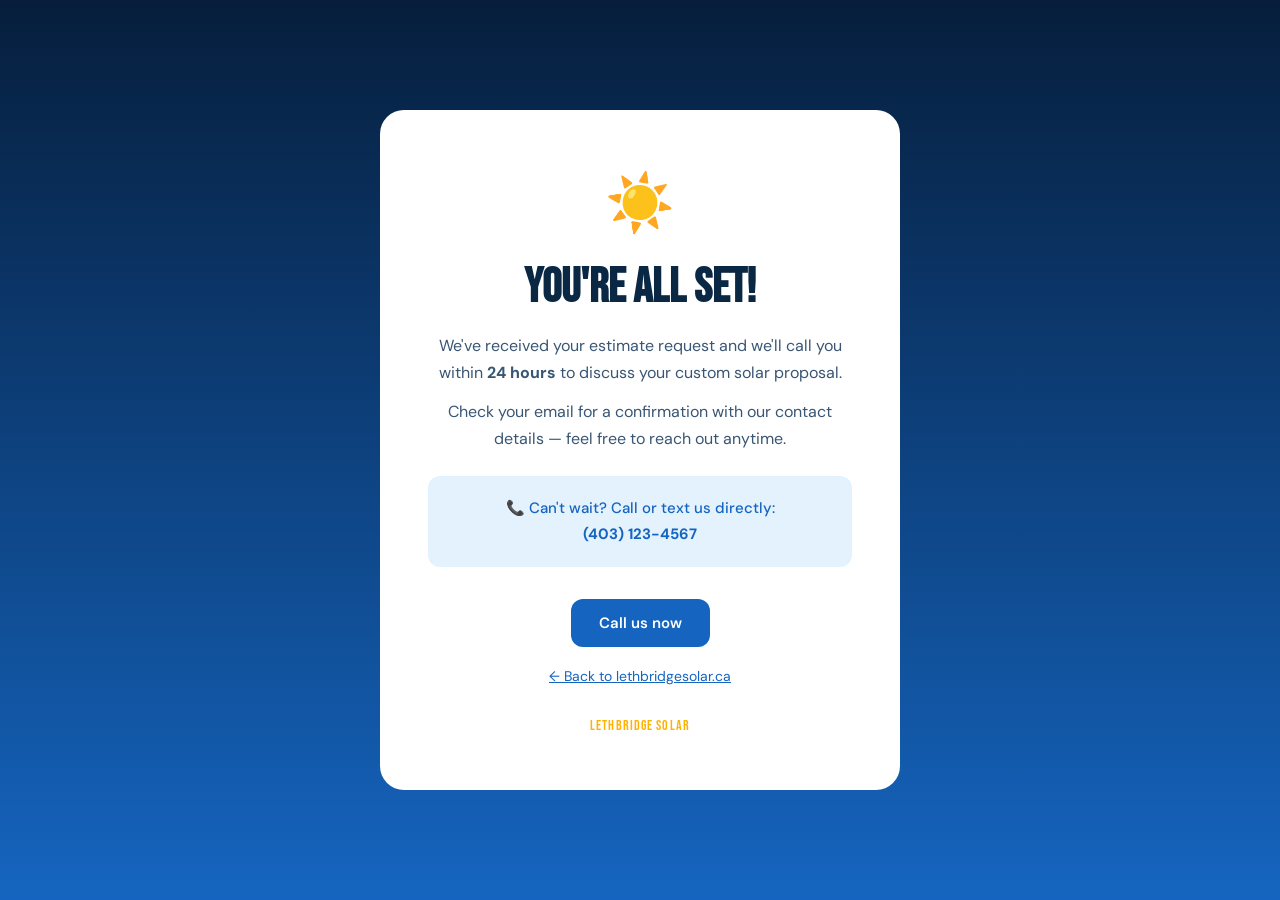
<file: thank-you.html>
<!DOCTYPE html>
<html lang="en">
<head>
<meta charset="UTF-8">
<meta name="viewport" content="width=device-width, initial-scale=1.0">
<title>Thank you — Lethbridge Solar</title>
<meta name="robots" content="noindex">
<link rel="icon" type="image/svg+xml" href="images/favicon.svg">
<link rel="preconnect" href="https://fonts.googleapis.com">
<link rel="preconnect" href="https://fonts.gstatic.com" crossorigin>
<link href="https://fonts.googleapis.com/css2?family=Bebas+Neue&family=DM+Sans:opsz,wght@9..40,400;9..40,500;9..40,600&display=swap" rel="stylesheet">
<script async src="https://www.googletagmanager.com/gtag/js?id=GA_MEASUREMENT_ID"></script>
<script>
window.dataLayer = window.dataLayer || [];
function gtag(){dataLayer.push(arguments);}
gtag('js', new Date());
gtag('config', 'GA_MEASUREMENT_ID');
// Fire conversion on this page load (alternative to JS submit tracking)
gtag('event', 'generate_lead', { currency: 'CAD', source: 'thank_you_page' });
</script>
<style>
  :root { --sky:#1565C0; --sun:#FFB300; --dark:#0A2744; --font-display:'Bebas Neue',sans-serif; --font-body:'DM Sans',sans-serif; }
  *, *::before, *::after { box-sizing: border-box; margin: 0; padding: 0; }
  body { font-family: var(--font-body); background: linear-gradient(180deg,#061E3C 0%,#1565C0 100%); min-height: 100vh; display: flex; align-items: center; justify-content: center; padding: 40px 20px; -webkit-font-smoothing: antialiased; }
  .card { background: white; border-radius: 24px; padding: 56px 48px; max-width: 520px; width: 100%; text-align: center; }
  .icon { font-size: 56px; margin-bottom: 20px; }
  h1 { font-family: var(--font-display); font-size: 48px; color: var(--dark); margin-bottom: 16px; }
  p { font-size: 16px; color: #395674; line-height: 1.7; margin-bottom: 12px; }
  .highlight { background: #E3F2FD; border-radius: 12px; padding: 20px 24px; margin: 24px 0; }
  .highlight p { margin: 0; color: var(--sky); font-weight: 500; font-size: 15px; }
  a.btn { display: inline-flex; align-items: center; justify-content: center; padding: 14px 28px; border-radius: 12px; font-size: 15px; font-weight: 600; text-decoration: none; background: var(--sky); color: white; margin-top: 8px; }
  a.home { color: var(--sky); font-size: 14px; display: block; margin-top: 20px; }
  .sun { font-family: var(--font-display); font-size: 14px; letter-spacing: .08em; color: var(--sun); margin-top: 32px; }
</style>
</head>
<body>
  <div class="card">
    <div class="icon">☀️</div>
    <h1>You're all set!</h1>
    <p>We've received your estimate request and we'll call you within <strong>24 hours</strong> to discuss your custom solar proposal.</p>
    <p>Check your email for a confirmation with our contact details — feel free to reach out anytime.</p>
    <div class="highlight">
      <p>📞 Can't wait? Call or text us directly:<br><strong>(403) 123-4567</strong></p>
    </div>
    <a href="tel:+14031234567" class="btn">Call us now</a>
    <a href="index.html" class="home">← Back to lethbridgesolar.ca</a>
    <div class="sun">LETHBRIDGE SOLAR</div>
  </div>
</body>
</html>
</file>
